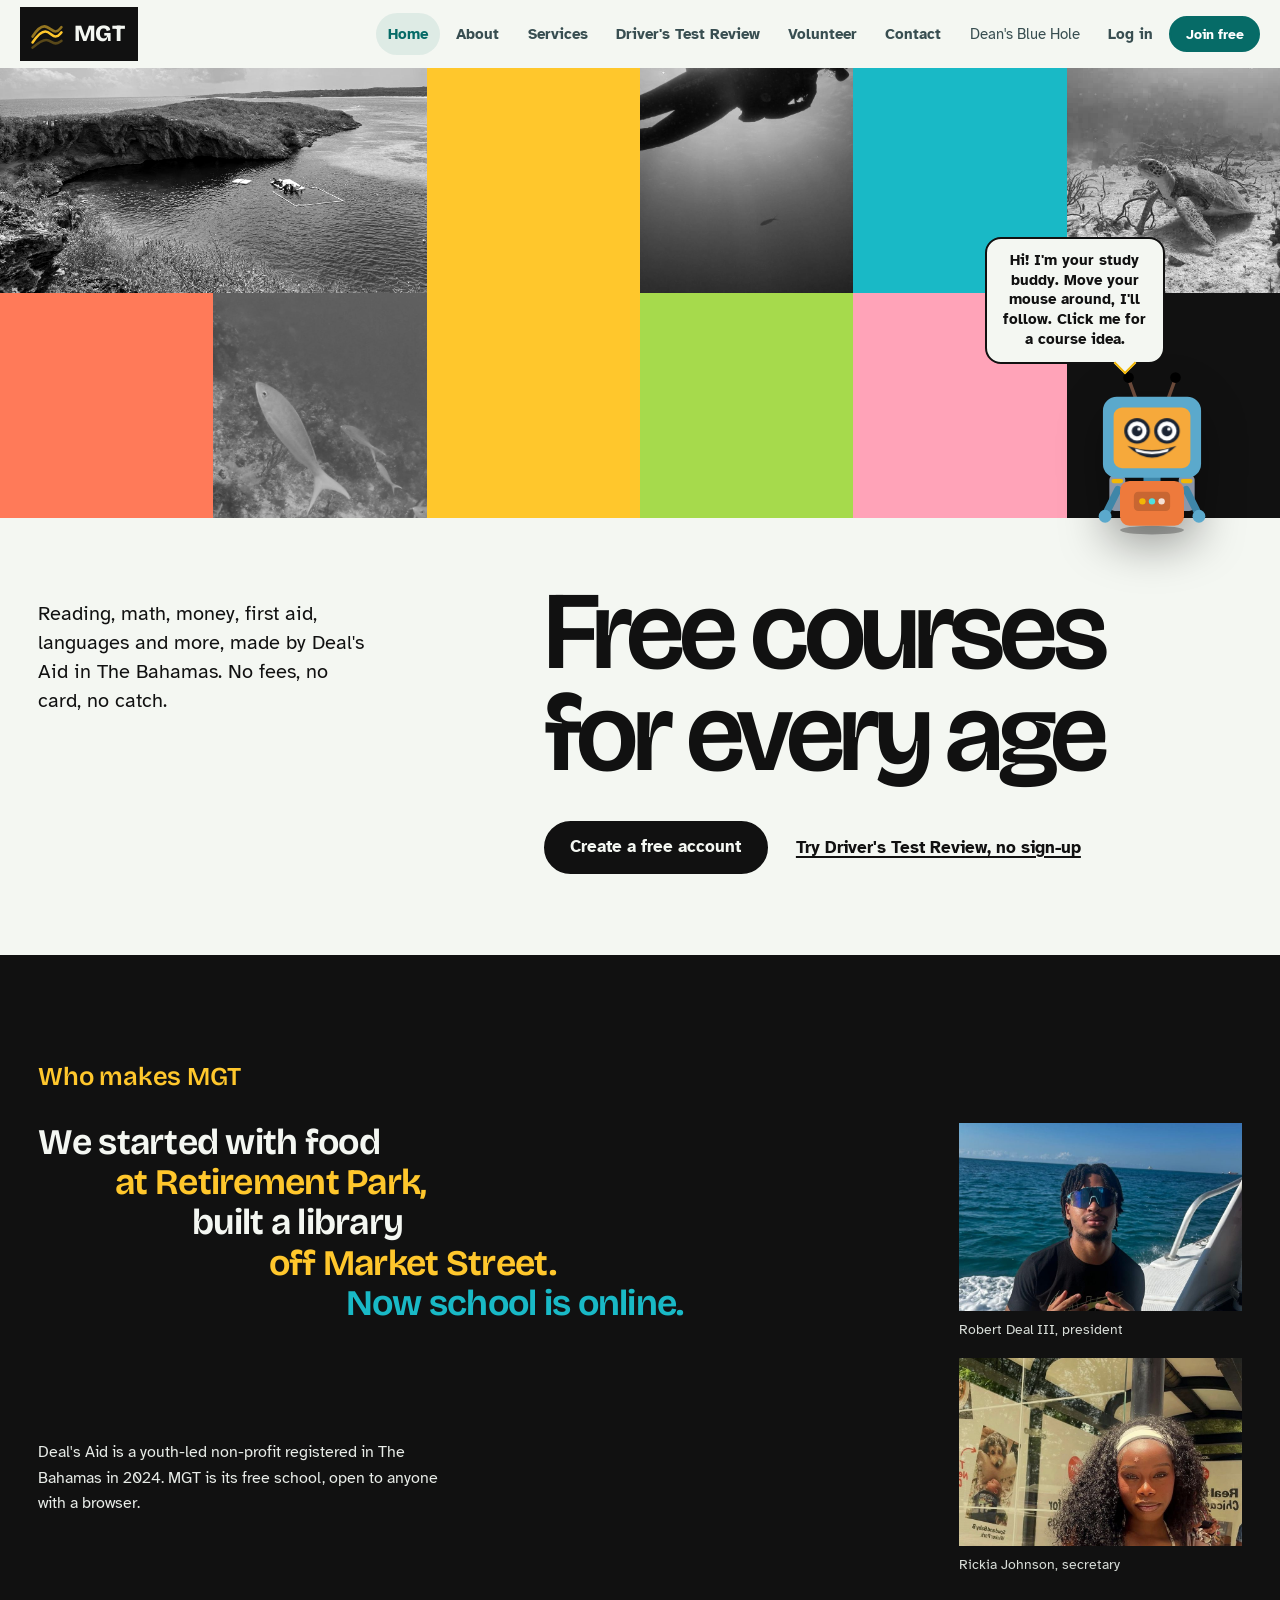
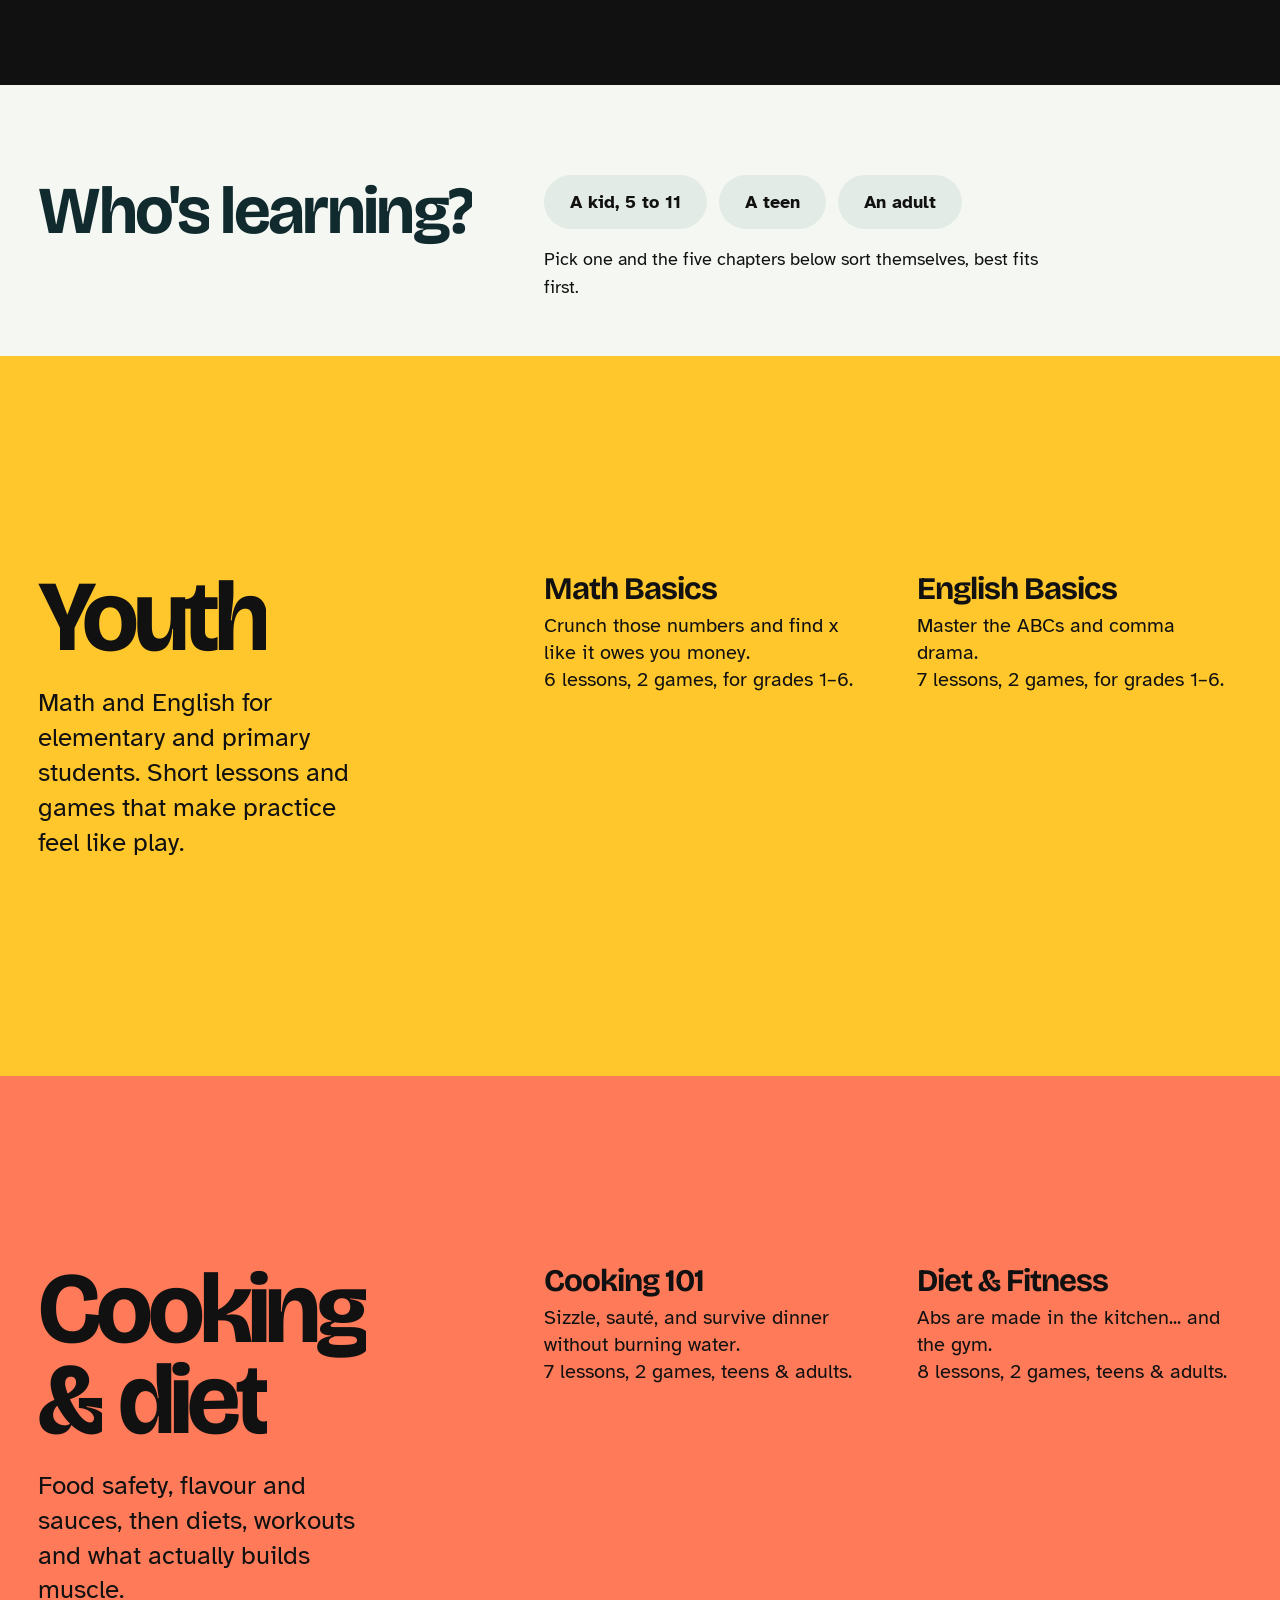
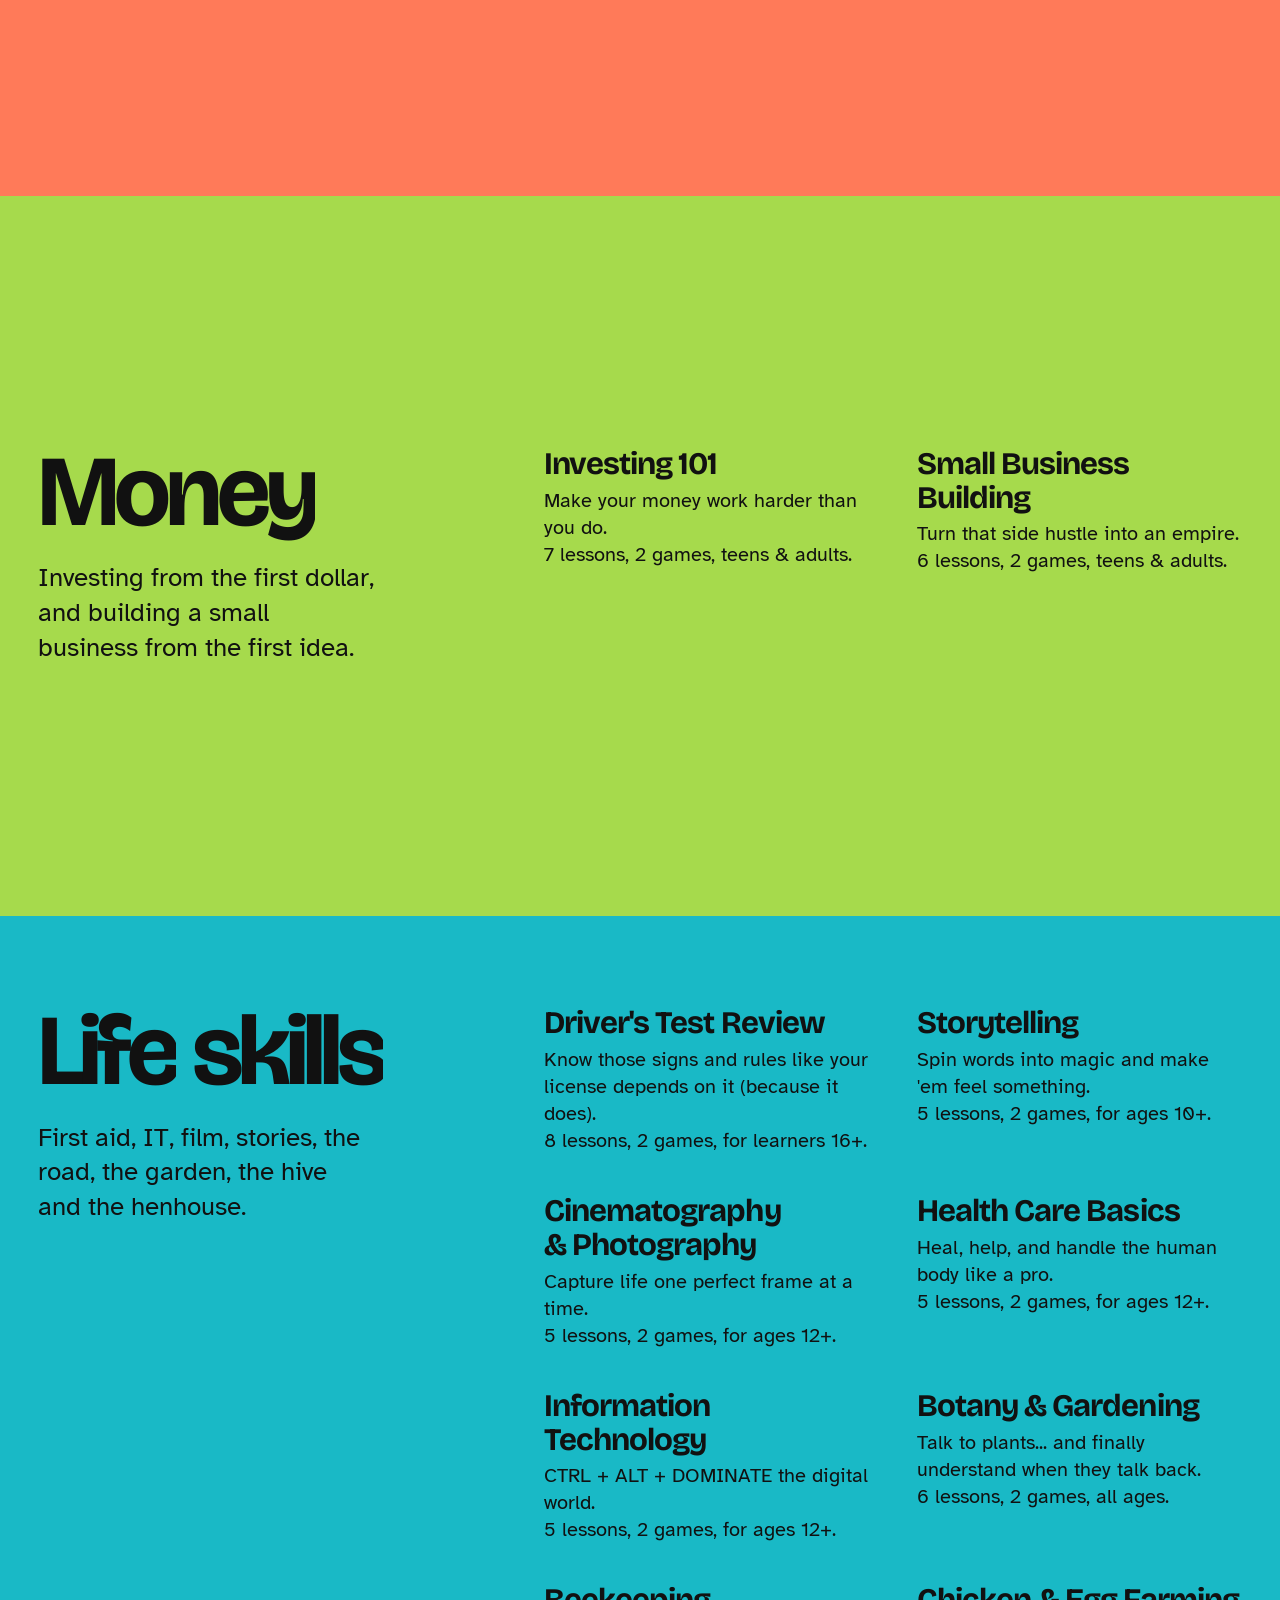
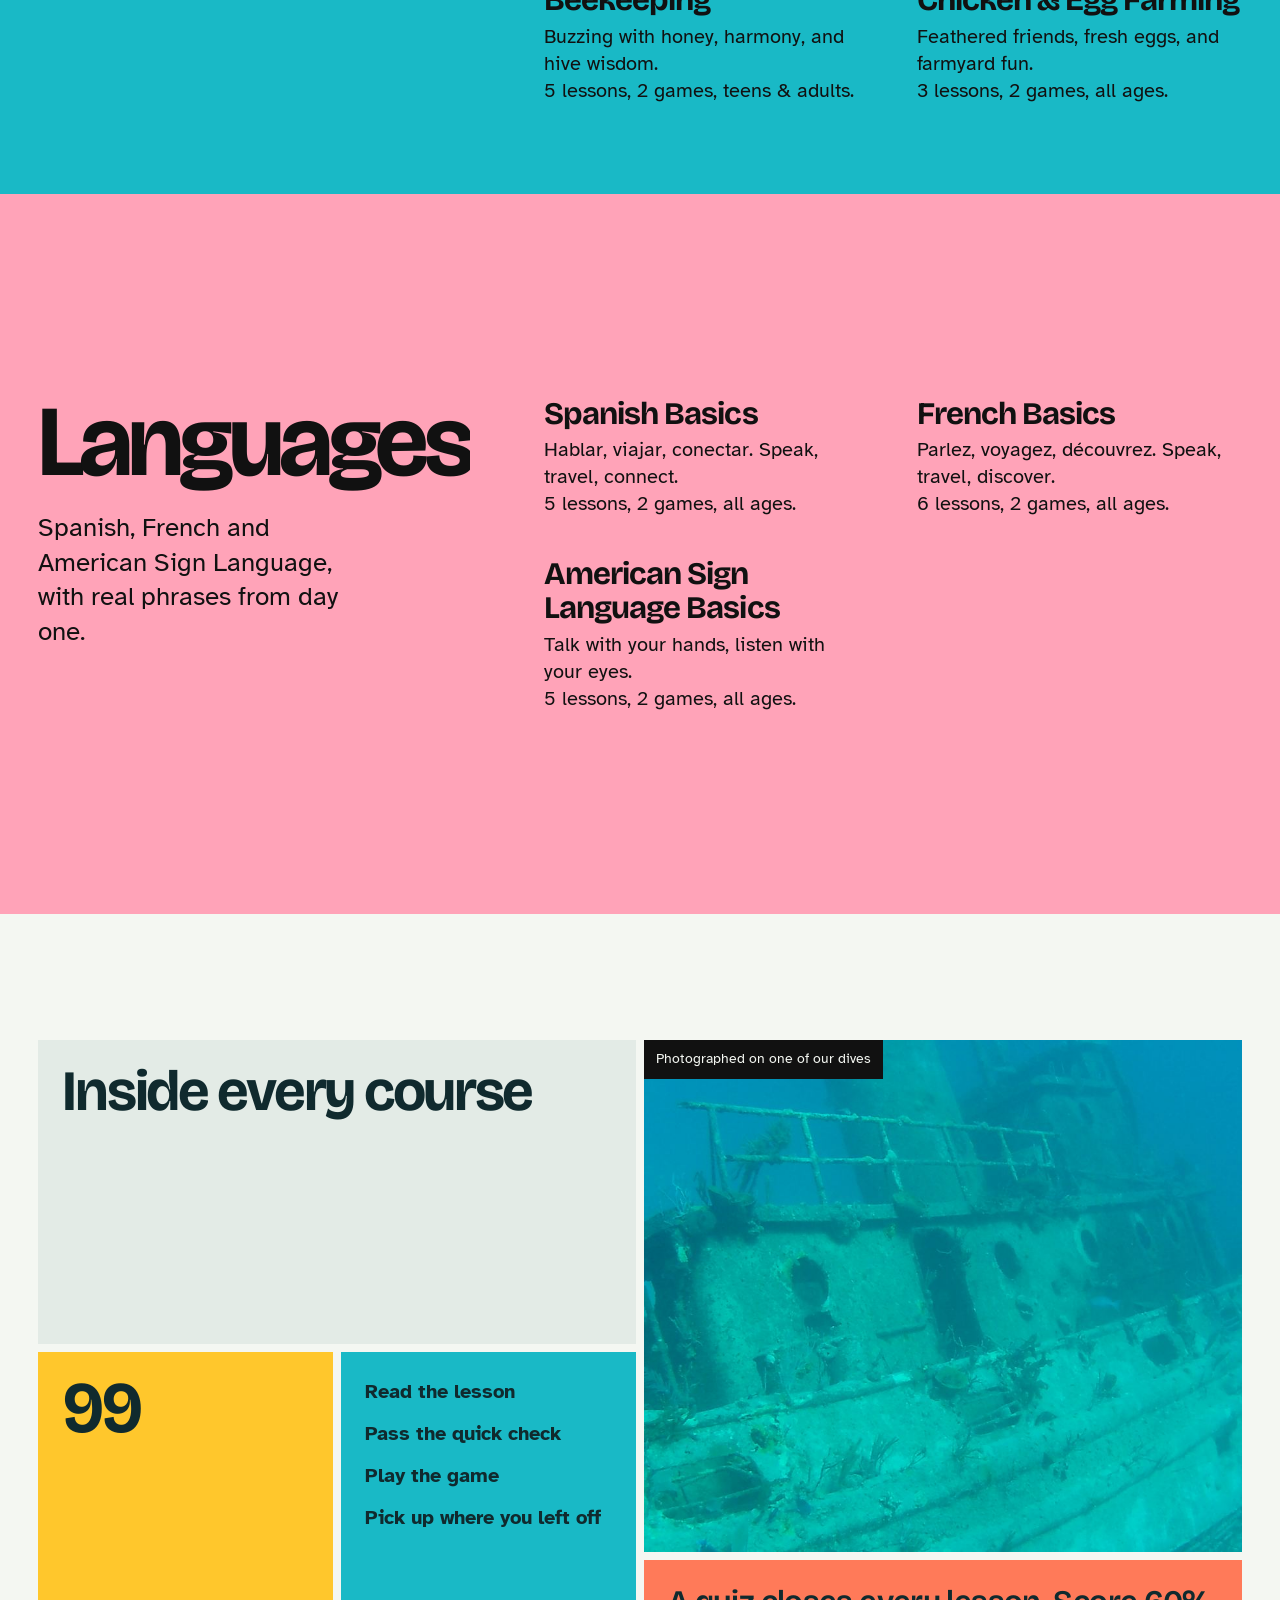
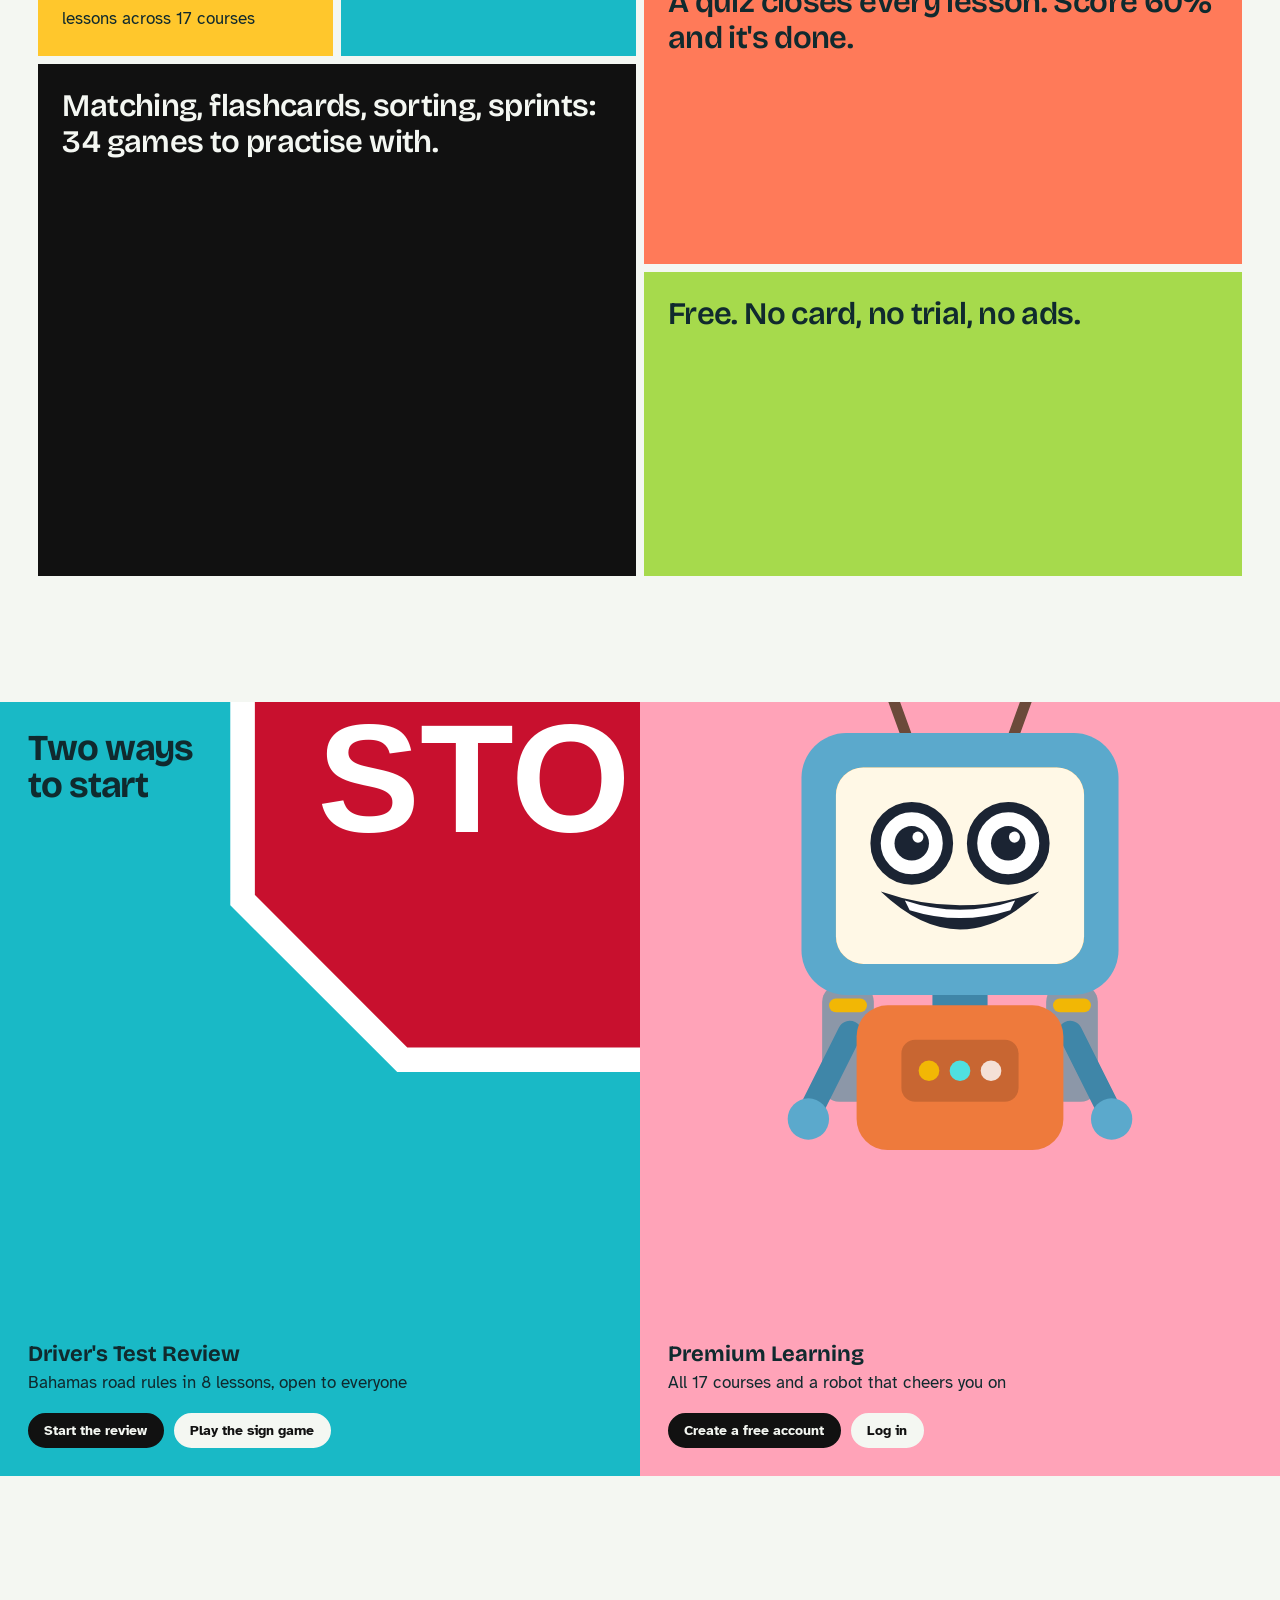
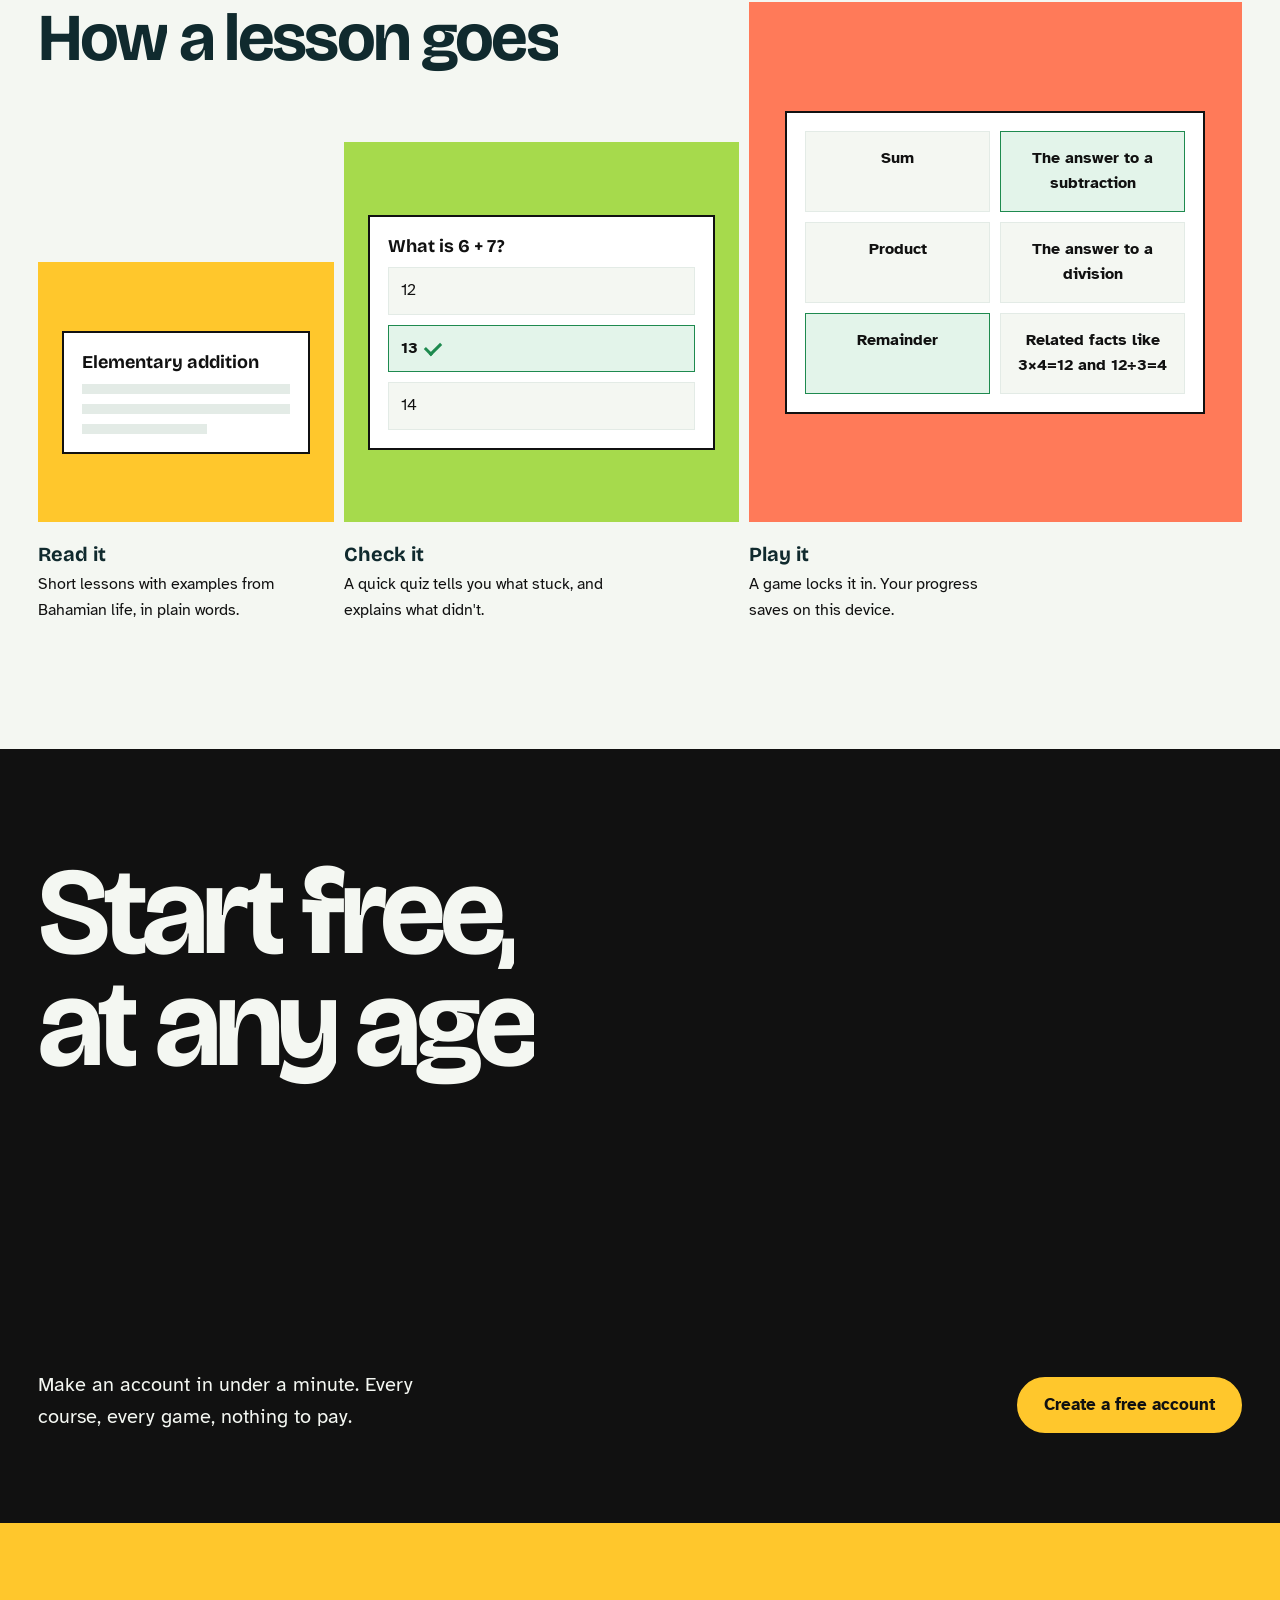
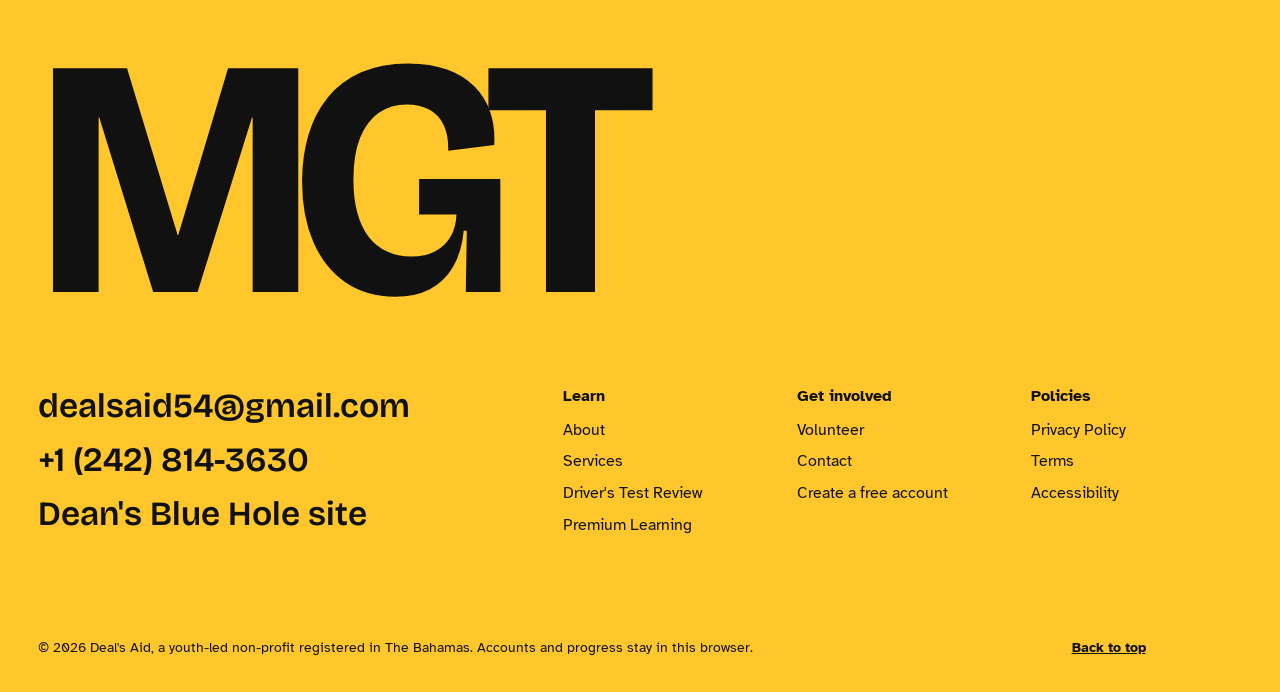
<file: learn/index.html>
<!DOCTYPE html>
<html lang="en">
<head>
<meta charset="utf-8">
<meta name="viewport" content="width=device-width, initial-scale=1">
<meta http-equiv="Content-Security-Policy" content="default-src 'self'; script-src 'self'; style-src 'self' 'unsafe-inline'; font-src 'self'; img-src 'self' data:; connect-src 'self' https://formspree.io; form-action https://formspree.io; base-uri 'self'; object-src 'none'; upgrade-insecure-requests">
<meta name="referrer" content="strict-origin-when-cross-origin">
<script src="../frame-guard.js"></script>
<script src="../perf.js?v=1"></script>
<title>MGT Learning</title>
<link rel="canonical" href="https://dealsaid.org/learn/">
<meta property="og:type" content="website">
<meta property="og:title" content="MGT Learning: free courses from Deal's Aid">
<meta property="og:description" content="Free courses for all ages: reading, writing, math, cooking, money, first aid, languages and more. Made by the Deal's Aid non-profit in The Bahamas.">
<meta property="og:url" content="https://dealsaid.org/learn/">
<meta property="og:image" content="https://dealsaid.org/og-image.jpg">
<meta name="twitter:card" content="summary_large_image">
<meta name="description" content="Free courses for all ages from the Deal's Aid non-profit: reading, writing, math, cooking, financial literacy, languages and more.">
<link rel="stylesheet" href="../fonts/learn.css">
<link rel="icon" type="image/png" href="img/robot-round.png">
<link rel="apple-touch-icon" href="img/robot.png">
<link rel="stylesheet" href="css/site.css">
<link rel="stylesheet" href="css/motion.css">
<link rel="stylesheet" href="css/home.css">
</head>
<body>
<header id="site-header"></header>
<main id="view" tabindex="-1"></main>
<script src="js/courses-1.js"></script>
<script src="js/courses-2.js"></script>
<script src="js/courses-3.js"></script>
<script src="js/app.js"></script>
<script src="js/motion.js"></script>
</body>
</html>
</file>
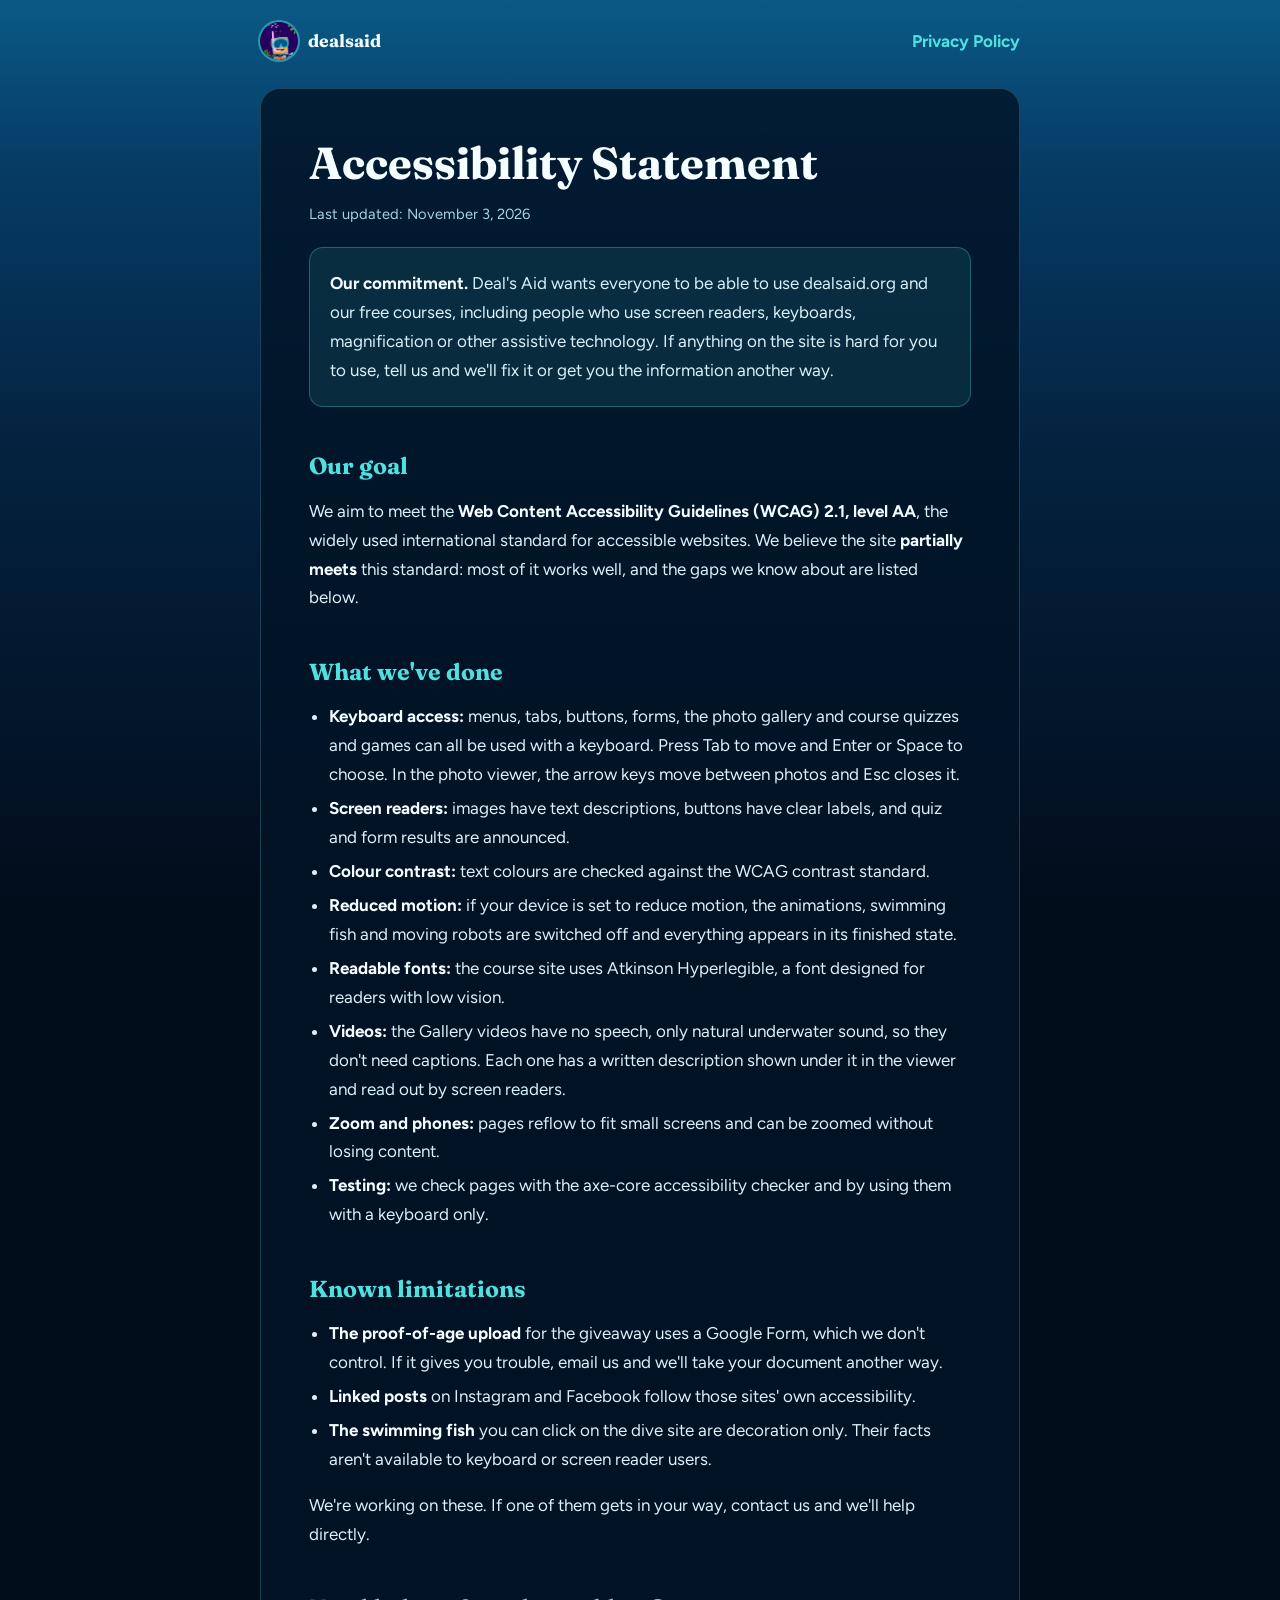
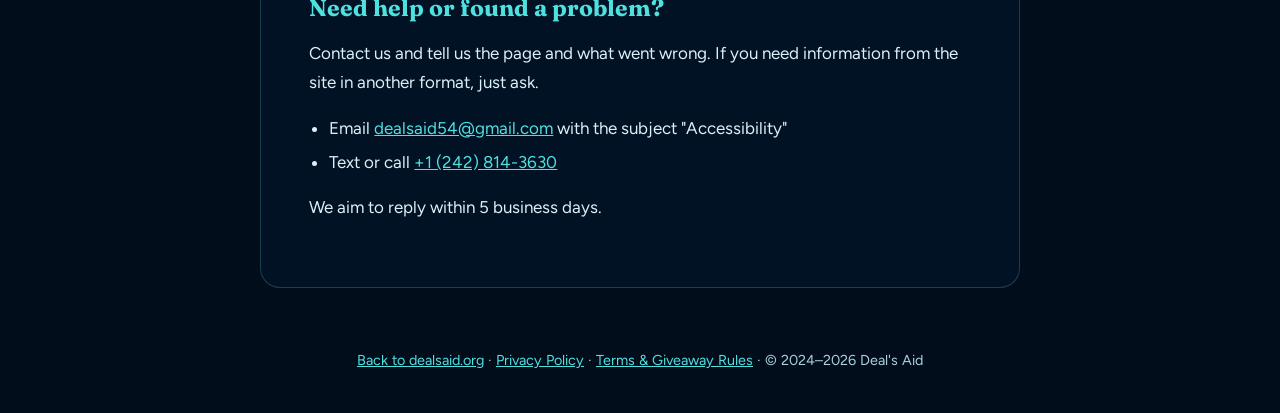
<file: accessibility.html>
<!DOCTYPE html>
<html lang="en">
<head>
<meta charset="utf-8">
<meta name="viewport" content="width=device-width, initial-scale=1, viewport-fit=cover">
<meta http-equiv="Content-Security-Policy" content="default-src 'self'; script-src 'self'; style-src 'self'; font-src 'self'; img-src 'self'; base-uri 'self'; object-src 'none'; upgrade-insecure-requests; form-action 'none'">
<meta name="referrer" content="strict-origin-when-cross-origin">
<script src="frame-guard.js"></script>
<title>Accessibility Statement · dealsaid</title>
<meta name="description" content="Deal's Aid's commitment to making dealsaid.org usable for everyone, what we've done, known limitations and how to get help.">
<link rel="canonical" href="https://dealsaid.org/accessibility.html">
<link rel="icon" type="image/png" href="favicon-round.png">
<link rel="stylesheet" href="fonts/dive.css">
<link rel="stylesheet" href="legal.css">
</head>
<body>
<div class="top">
  <a class="brand" href="index.html"><img src="favicon-round.png" alt="">dealsaid</a>
  <a href="privacy.html">Privacy Policy</a>
</div>
<main>
  <h1>Accessibility Statement</h1>
  <p class="updated">Last updated: November 3, 2026</p>

  <div class="summary">
    <p><strong>Our commitment.</strong> Deal's Aid wants everyone to be able to use dealsaid.org and our free courses, including people who use screen readers, keyboards, magnification or other assistive technology. If anything on the site is hard for you to use, tell us and we'll fix it or get you the information another way.</p>
  </div>

  <h2 id="standard">Our goal</h2>
  <p>We aim to meet the <strong>Web Content Accessibility Guidelines (WCAG) 2.1, level AA</strong>, the widely used international standard for accessible websites. We believe the site <strong>partially meets</strong> this standard: most of it works well, and the gaps we know about are listed below.</p>

  <h2 id="done">What we've done</h2>
  <ul>
    <li><strong>Keyboard access:</strong> menus, tabs, buttons, forms, the photo gallery and course quizzes and games can all be used with a keyboard. Press Tab to move and Enter or Space to choose. In the photo viewer, the arrow keys move between photos and Esc closes it.</li>
    <li><strong>Screen readers:</strong> images have text descriptions, buttons have clear labels, and quiz and form results are announced.</li>
    <li><strong>Colour contrast:</strong> text colours are checked against the WCAG contrast standard.</li>
    <li><strong>Reduced motion:</strong> if your device is set to reduce motion, the animations, swimming fish and moving robots are switched off and everything appears in its finished state.</li>
    <li><strong>Readable fonts:</strong> the course site uses Atkinson Hyperlegible, a font designed for readers with low vision.</li>
    <li><strong>Videos:</strong> the Gallery videos have no speech, only natural underwater sound, so they don't need captions. Each one has a written description shown under it in the viewer and read out by screen readers.</li>
    <li><strong>Zoom and phones:</strong> pages reflow to fit small screens and can be zoomed without losing content.</li>
    <li><strong>Testing:</strong> we check pages with the axe-core accessibility checker and by using them with a keyboard only.</li>
  </ul>

  <h2 id="limits">Known limitations</h2>
  <ul>
    <li><strong>The proof-of-age upload</strong> for the giveaway uses a Google Form, which we don't control. If it gives you trouble, email us and we'll take your document another way.</li>
    <li><strong>Linked posts</strong> on Instagram and Facebook follow those sites' own accessibility.</li>
    <li><strong>The swimming fish</strong> you can click on the dive site are decoration only. Their facts aren't available to keyboard or screen reader users.</li>
  </ul>
  <p>We're working on these. If one of them gets in your way, contact us and we'll help directly.</p>

  <h2 id="help">Need help or found a problem?</h2>
  <p>Contact us and tell us the page and what went wrong. If you need information from the site in another format, just ask.</p>
  <ul>
    <li>Email <a href="mailto:dealsaid54@gmail.com?subject=Accessibility">dealsaid54@gmail.com</a> with the subject "Accessibility"</li>
    <li>Text or call <a href="tel:+12428143630">+1 (242) 814-3630</a></li>
  </ul>
  <p>We aim to reply within 5 business days.</p>
</main>
<footer><a href="index.html">Back to dealsaid.org</a> · <a href="privacy.html">Privacy Policy</a> · <a href="terms.html">Terms &amp; Giveaway Rules</a> · © 2024–2026 Deal's Aid</footer>
</body>
</html>
</file>
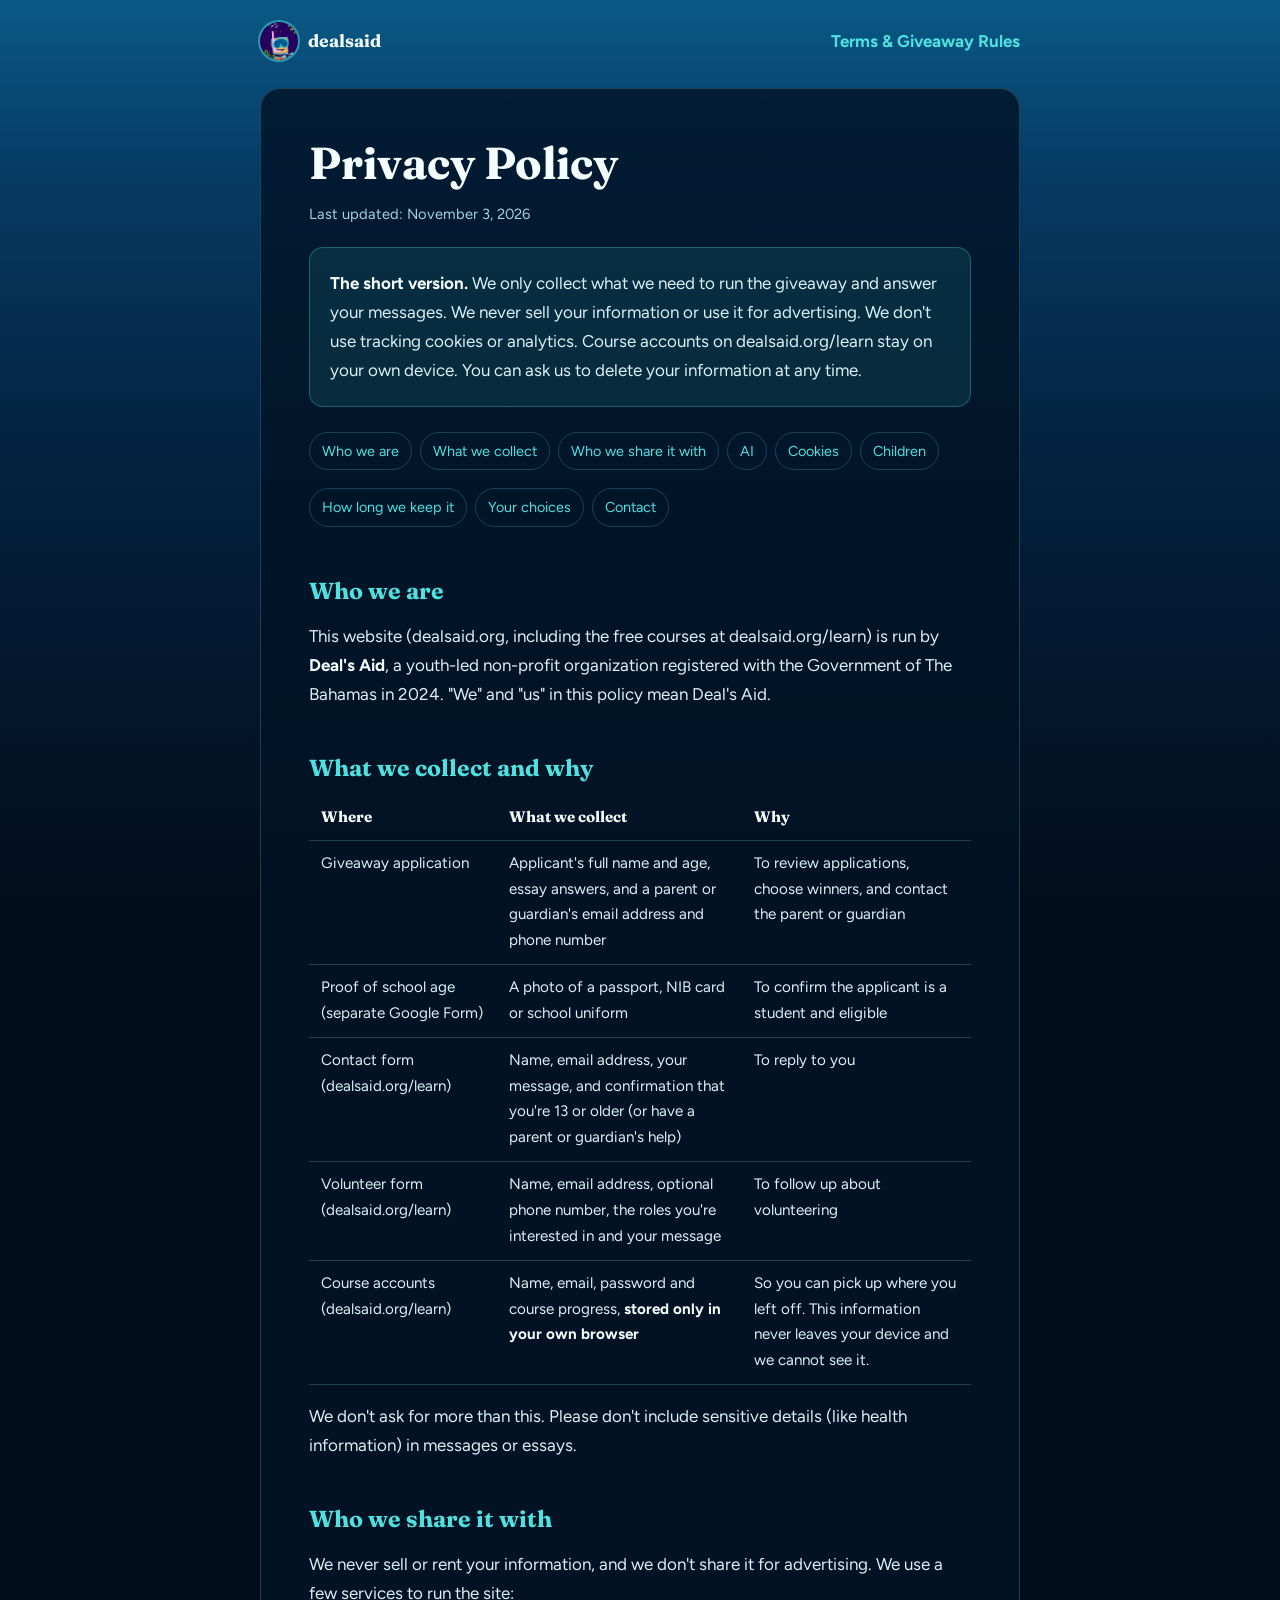
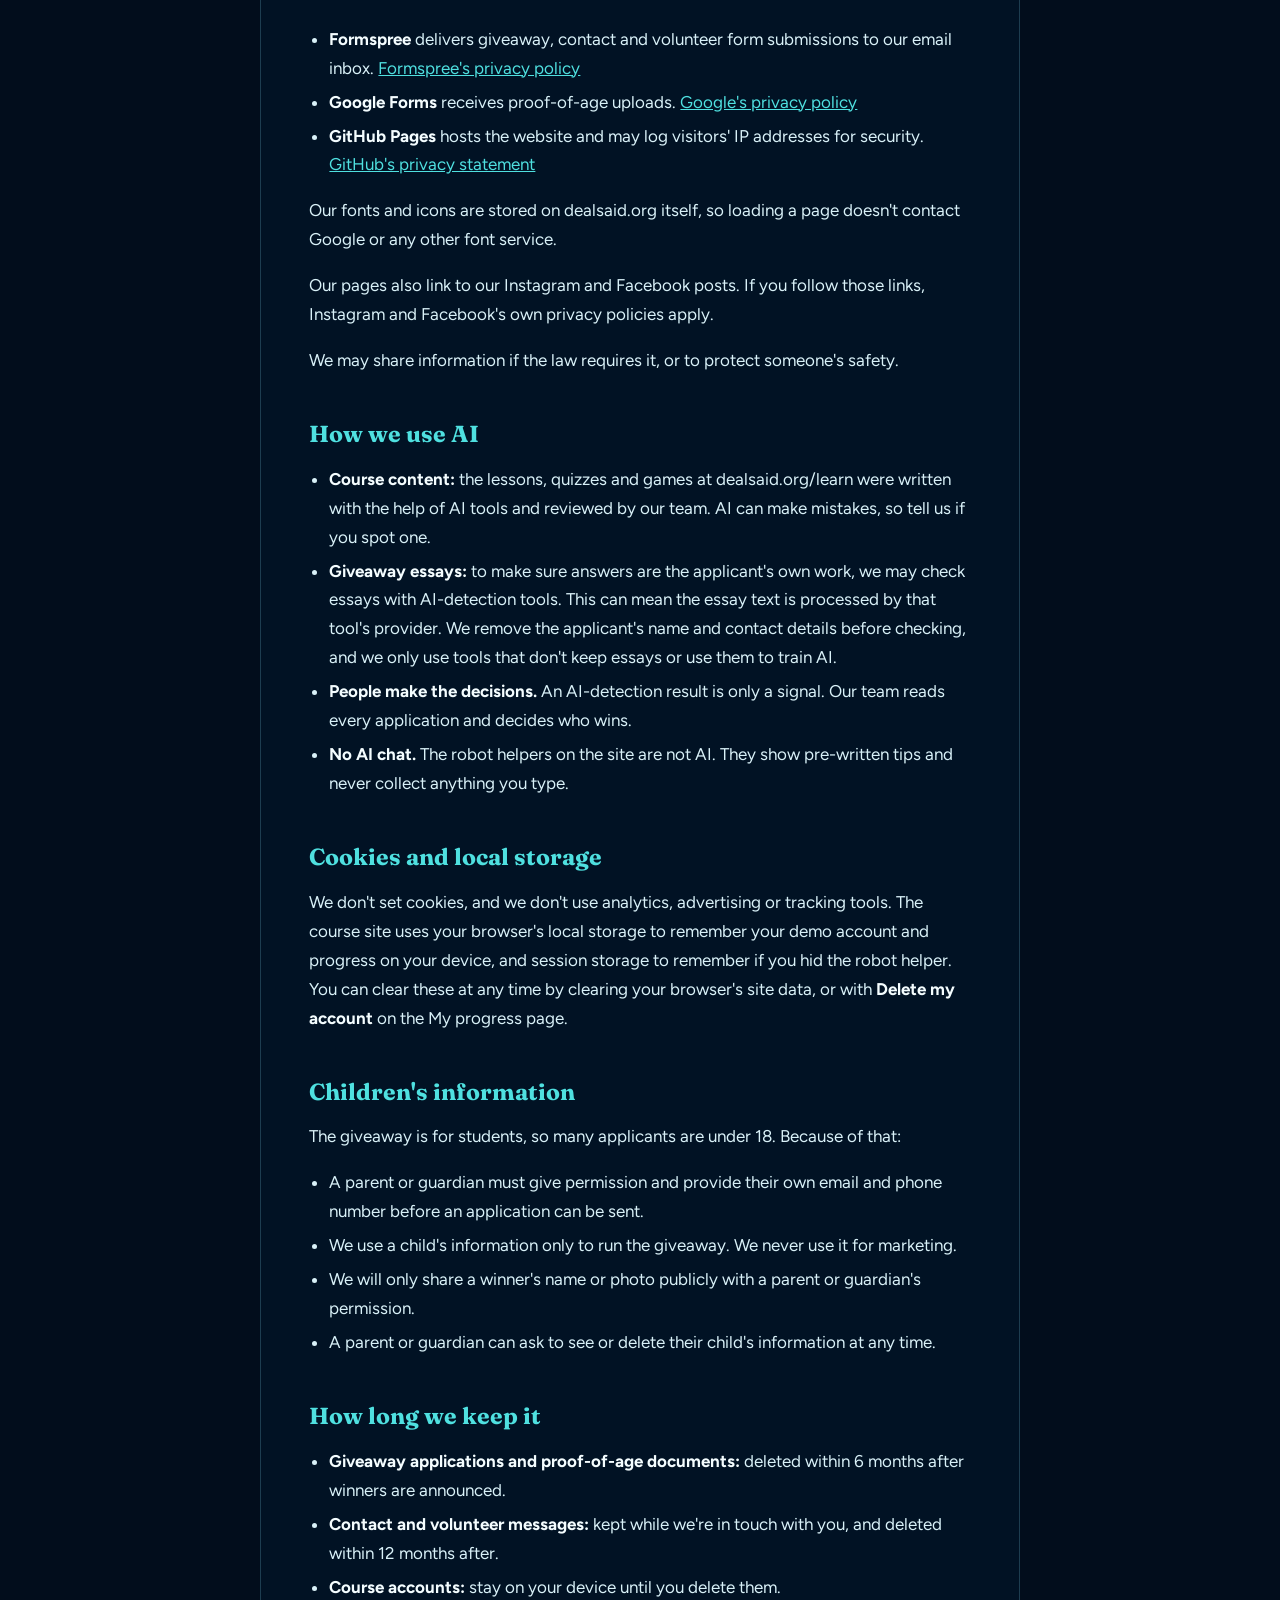
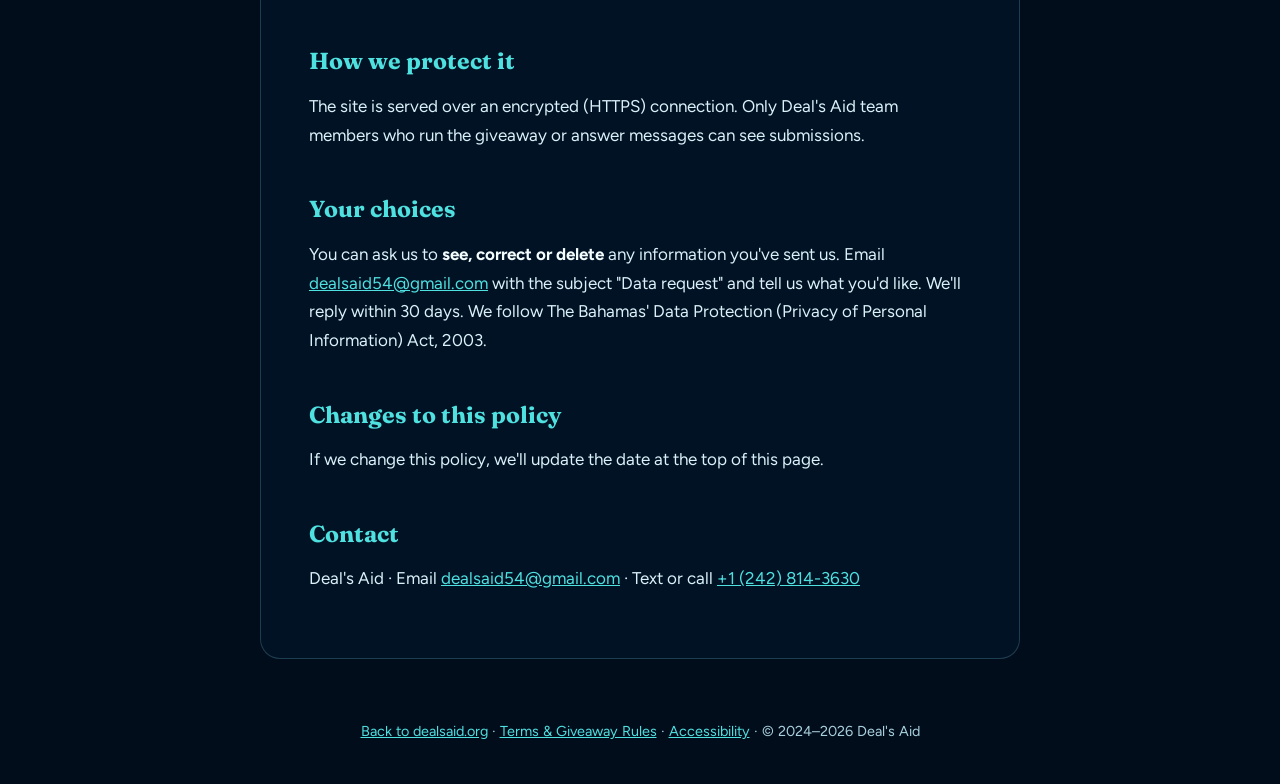
<file: privacy.html>
<!DOCTYPE html>
<html lang="en">
<head>
<meta charset="utf-8">
<meta name="viewport" content="width=device-width, initial-scale=1, viewport-fit=cover">
<meta http-equiv="Content-Security-Policy" content="default-src 'self'; script-src 'self'; style-src 'self'; font-src 'self'; img-src 'self'; base-uri 'self'; object-src 'none'; upgrade-insecure-requests; form-action 'none'">
<meta name="referrer" content="strict-origin-when-cross-origin">
<script src="frame-guard.js"></script>
<title>Privacy Policy · dealsaid</title>
<meta name="description" content="How Deal's Aid collects, uses and protects information on dealsaid.org.">
<link rel="icon" type="image/png" href="favicon-round.png">
<link rel="stylesheet" href="fonts/dive.css">
<link rel="stylesheet" href="legal.css">
</head>
<body>
<div class="top">
  <a class="brand" href="index.html"><img src="favicon-round.png" alt="">dealsaid</a>
  <a href="terms.html">Terms &amp; Giveaway Rules</a>
</div>
<main>
  <h1>Privacy Policy</h1>
  <p class="updated">Last updated: November 3, 2026</p>

  <div class="summary">
    <p><strong>The short version.</strong> We only collect what we need to run the giveaway and answer your messages. We never sell your information or use it for advertising. We don't use tracking cookies or analytics. Course accounts on dealsaid.org/learn stay on your own device. You can ask us to delete your information at any time.</p>
  </div>

  <ul class="toc">
    <li><a href="#who">Who we are</a></li><li><a href="#collect">What we collect</a></li><li><a href="#share">Who we share it with</a></li>
    <li><a href="#ai">AI</a></li><li><a href="#cookies">Cookies</a></li><li><a href="#children">Children</a></li><li><a href="#keep">How long we keep it</a></li>
    <li><a href="#rights">Your choices</a></li><li><a href="#contact">Contact</a></li>
  </ul>

  <h2 id="who">Who we are</h2>
  <p>This website (dealsaid.org, including the free courses at dealsaid.org/learn) is run by <strong>Deal's Aid</strong>, a youth-led non-profit organization registered with the Government of The Bahamas in 2024. "We" and "us" in this policy mean Deal's Aid.</p>

  <h2 id="collect">What we collect and why</h2>
  <div class="tbl"><table>
    <thead><tr><th>Where</th><th>What we collect</th><th>Why</th></tr></thead>
    <tbody>
      <tr><td>Giveaway application</td><td>Applicant's full name and age, essay answers, and a parent or guardian's email address and phone number</td><td>To review applications, choose winners, and contact the parent or guardian</td></tr>
      <tr><td>Proof of school age (separate Google Form)</td><td>A photo of a passport, NIB card or school uniform</td><td>To confirm the applicant is a student and eligible</td></tr>
      <tr><td>Contact form (dealsaid.org/learn)</td><td>Name, email address, your message, and confirmation that you're 13 or older (or have a parent or guardian's help)</td><td>To reply to you</td></tr>
      <tr><td>Volunteer form (dealsaid.org/learn)</td><td>Name, email address, optional phone number, the roles you're interested in and your message</td><td>To follow up about volunteering</td></tr>
      <tr><td>Course accounts (dealsaid.org/learn)</td><td>Name, email, password and course progress, <strong>stored only in your own browser</strong></td><td>So you can pick up where you left off. This information never leaves your device and we cannot see it.</td></tr>
    </tbody>
  </table></div>
  <p>We don't ask for more than this. Please don't include sensitive details (like health information) in messages or essays.</p>

  <h2 id="share">Who we share it with</h2>
  <p>We never sell or rent your information, and we don't share it for advertising. We use a few services to run the site:</p>
  <ul>
    <li><strong>Formspree</strong> delivers giveaway, contact and volunteer form submissions to our email inbox. <a href="https://formspree.io/legal/privacy-policy">Formspree's privacy policy</a></li>
    <li><strong>Google Forms</strong> receives proof-of-age uploads. <a href="https://policies.google.com/privacy">Google's privacy policy</a></li>
    <li><strong>GitHub Pages</strong> hosts the website and may log visitors' IP addresses for security. <a href="https://docs.github.com/en/site-policy/privacy-policies/github-general-privacy-statement">GitHub's privacy statement</a></li>
  </ul>
  <p>Our fonts and icons are stored on dealsaid.org itself, so loading a page doesn't contact Google or any other font service.</p>
  <p>Our pages also link to our Instagram and Facebook posts. If you follow those links, Instagram and Facebook's own privacy policies apply.</p>
  <p>We may share information if the law requires it, or to protect someone's safety.</p>

  <h2 id="ai">How we use AI</h2>
  <ul>
    <li><strong>Course content:</strong> the lessons, quizzes and games at dealsaid.org/learn were written with the help of AI tools and reviewed by our team. AI can make mistakes, so tell us if you spot one.</li>
    <li><strong>Giveaway essays:</strong> to make sure answers are the applicant's own work, we may check essays with AI-detection tools. This can mean the essay text is processed by that tool's provider. We remove the applicant's name and contact details before checking, and we only use tools that don't keep essays or use them to train AI.</li>
    <li><strong>People make the decisions.</strong> An AI-detection result is only a signal. Our team reads every application and decides who wins.</li>
    <li><strong>No AI chat.</strong> The robot helpers on the site are not AI. They show pre-written tips and never collect anything you type.</li>
  </ul>

  <h2 id="cookies">Cookies and local storage</h2>
  <p>We don't set cookies, and we don't use analytics, advertising or tracking tools. The course site uses your browser's local storage to remember your demo account and progress on your device, and session storage to remember if you hid the robot helper. You can clear these at any time by clearing your browser's site data, or with <strong>Delete my account</strong> on the My progress page.</p>

  <h2 id="children">Children's information</h2>
  <p>The giveaway is for students, so many applicants are under 18. Because of that:</p>
  <ul>
    <li>A parent or guardian must give permission and provide their own email and phone number before an application can be sent.</li>
    <li>We use a child's information only to run the giveaway. We never use it for marketing.</li>
    <li>We will only share a winner's name or photo publicly with a parent or guardian's permission.</li>
    <li>A parent or guardian can ask to see or delete their child's information at any time.</li>
  </ul>

  <h2 id="keep">How long we keep it</h2>
  <ul>
    <li><strong>Giveaway applications and proof-of-age documents:</strong> deleted within 6 months after winners are announced.</li>
    <li><strong>Contact and volunteer messages:</strong> kept while we're in touch with you, and deleted within 12 months after.</li>
    <li><strong>Course accounts:</strong> stay on your device until you delete them.</li>
  </ul>

  <h2 id="security">How we protect it</h2>
  <p>The site is served over an encrypted (HTTPS) connection. Only Deal's Aid team members who run the giveaway or answer messages can see submissions.</p>

  <h2 id="rights">Your choices</h2>
  <p>You can ask us to <strong>see, correct or delete</strong> any information you've sent us. Email <a href="mailto:dealsaid54@gmail.com?subject=Data%20request">dealsaid54@gmail.com</a> with the subject "Data request" and tell us what you'd like. We'll reply within 30 days. We follow The Bahamas' Data Protection (Privacy of Personal Information) Act, 2003.</p>

  <h2 id="changes">Changes to this policy</h2>
  <p>If we change this policy, we'll update the date at the top of this page.</p>

  <h2 id="contact">Contact</h2>
  <p>Deal's Aid · Email <a href="mailto:dealsaid54@gmail.com">dealsaid54@gmail.com</a> · Text or call <a href="tel:+12428143630">+1 (242) 814-3630</a></p>
</main>
<footer><a href="index.html">Back to dealsaid.org</a> · <a href="terms.html">Terms &amp; Giveaway Rules</a> · <a href="accessibility.html">Accessibility</a> · © 2024–2026 Deal's Aid</footer>
</body>
</html>
</file>
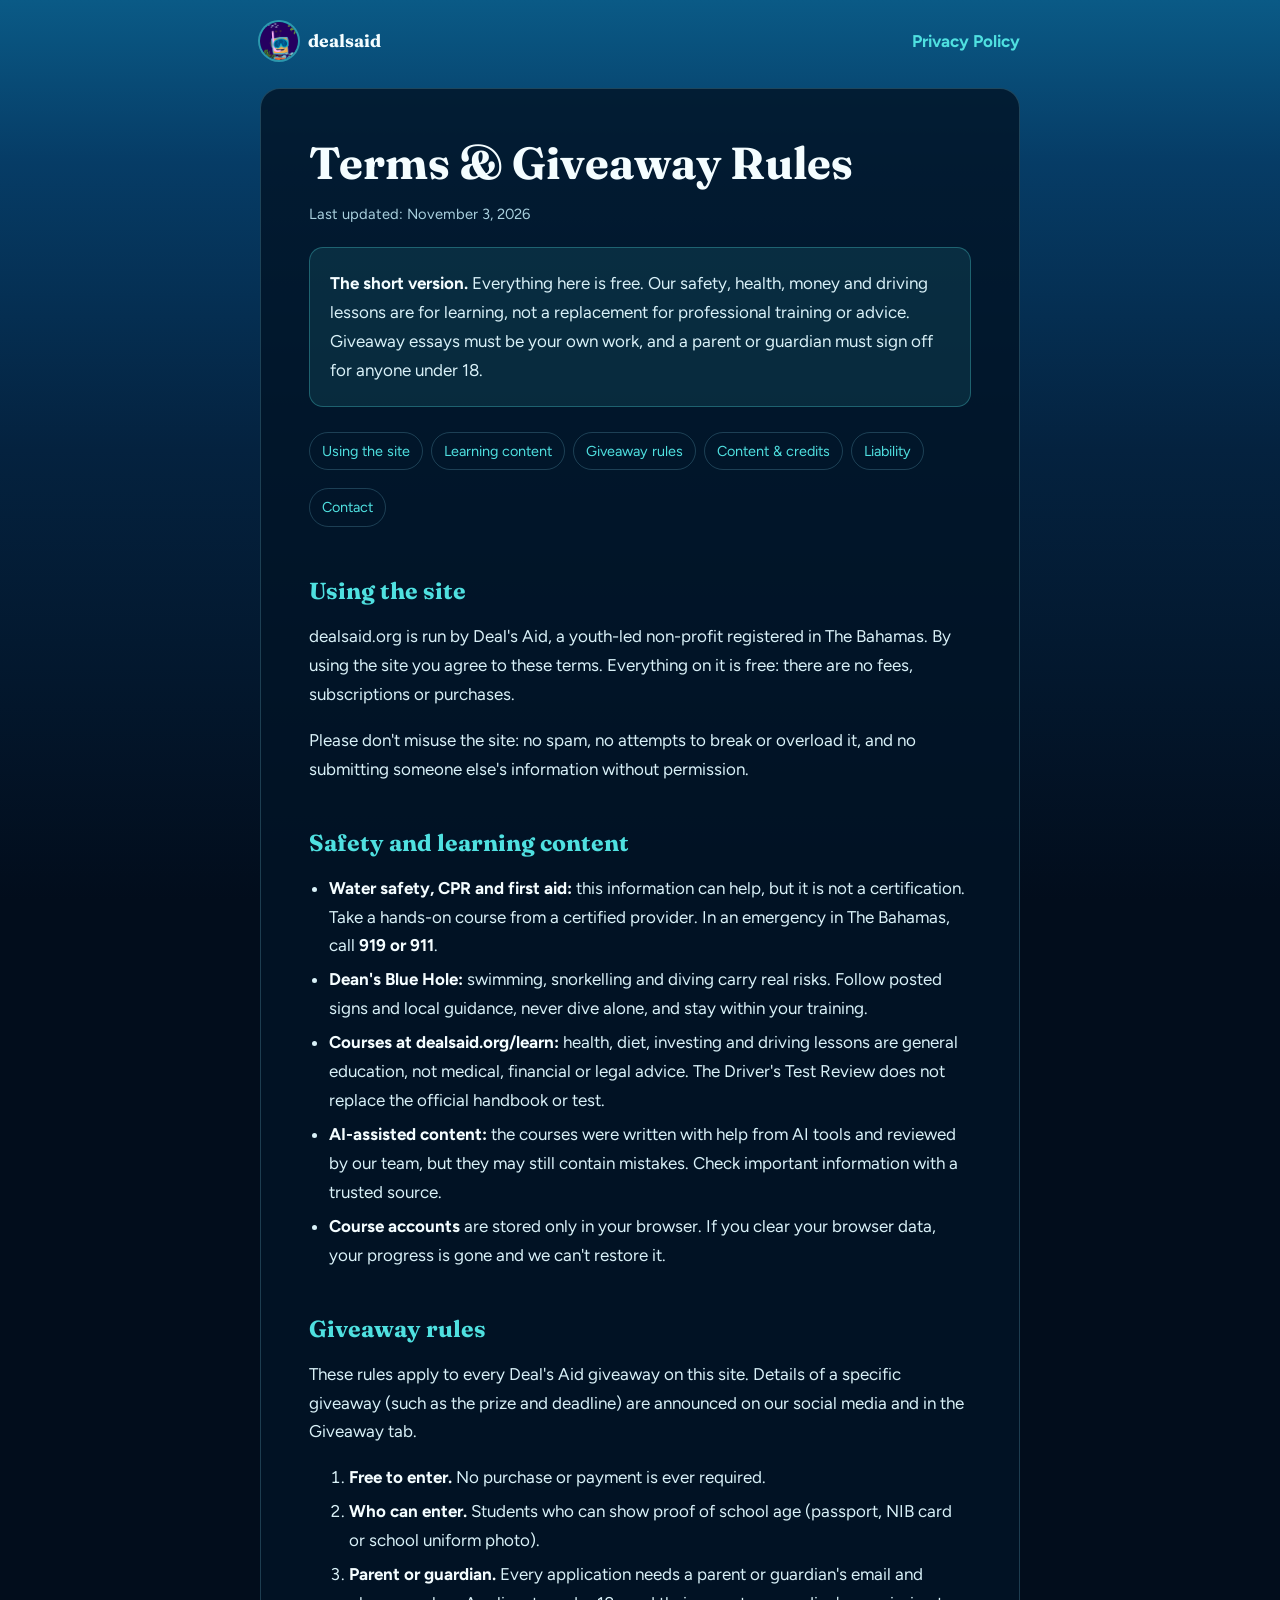
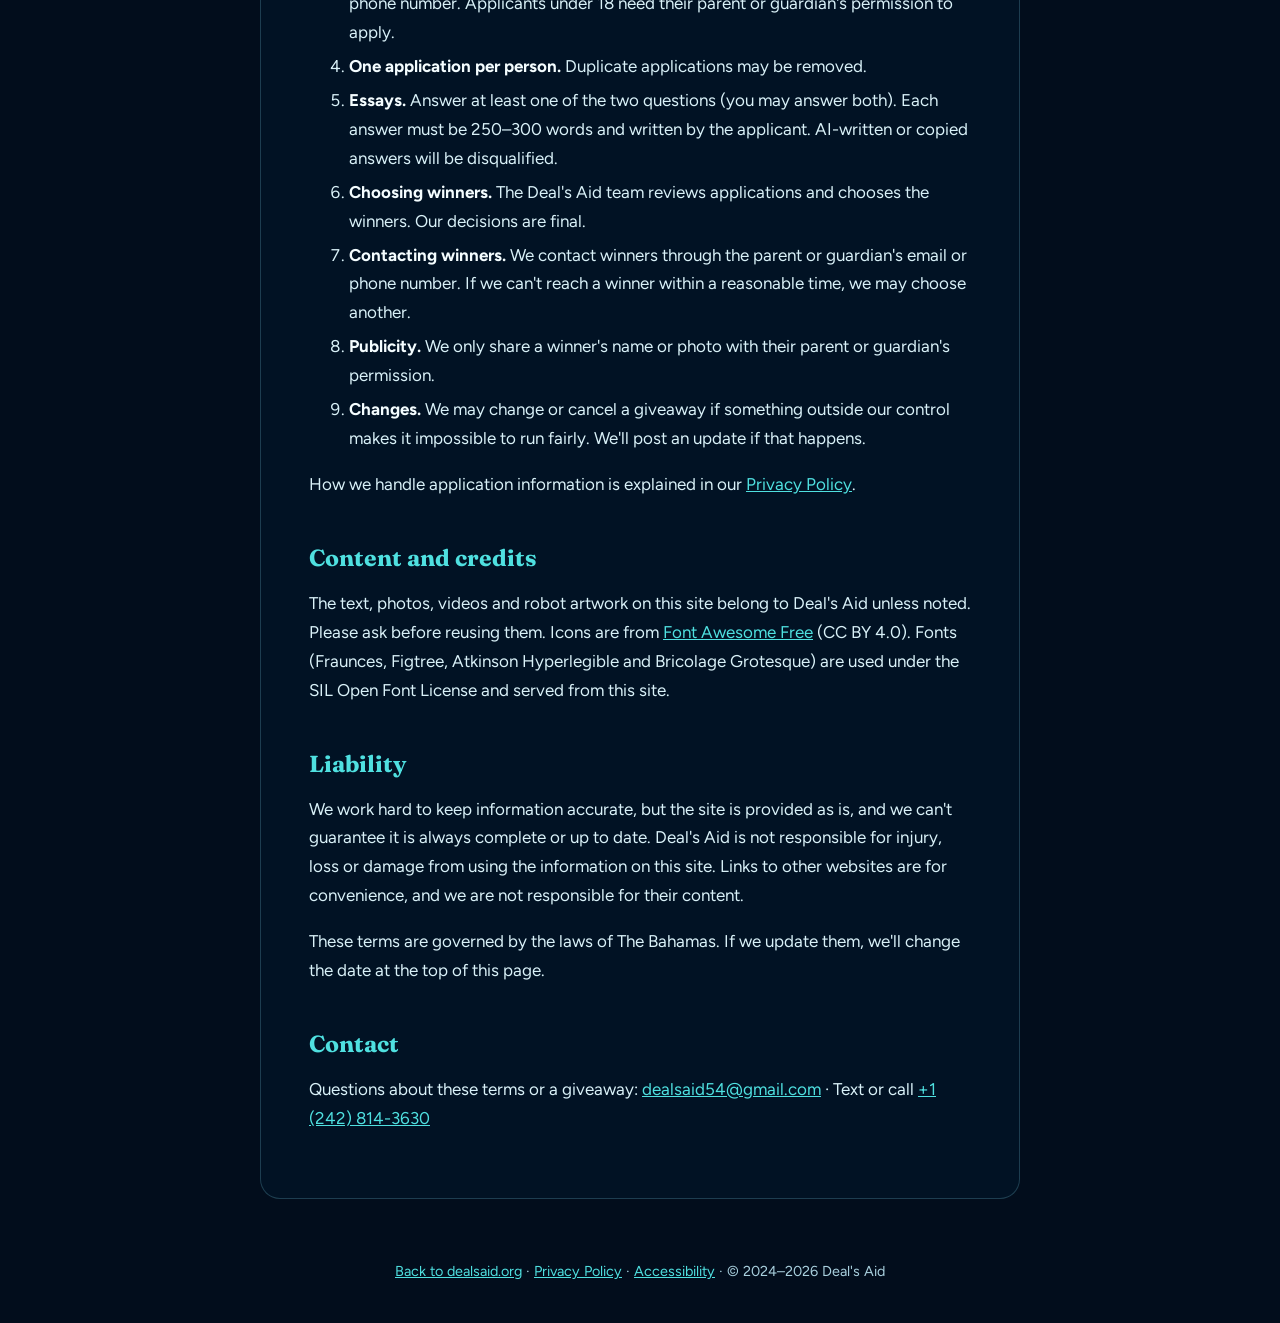
<file: terms.html>
<!DOCTYPE html>
<html lang="en">
<head>
<meta charset="utf-8">
<meta name="viewport" content="width=device-width, initial-scale=1, viewport-fit=cover">
<meta http-equiv="Content-Security-Policy" content="default-src 'self'; script-src 'self'; style-src 'self'; font-src 'self'; img-src 'self'; base-uri 'self'; object-src 'none'; upgrade-insecure-requests; form-action 'none'">
<meta name="referrer" content="strict-origin-when-cross-origin">
<script src="frame-guard.js"></script>
<title>Terms &amp; Giveaway Rules · dealsaid</title>
<meta name="description" content="Terms of use for dealsaid.org and the rules for Deal's Aid giveaways.">
<link rel="icon" type="image/png" href="favicon-round.png">
<link rel="stylesheet" href="fonts/dive.css">
<link rel="stylesheet" href="legal.css">
</head>
<body>
<div class="top">
  <a class="brand" href="index.html"><img src="favicon-round.png" alt="">dealsaid</a>
  <a href="privacy.html">Privacy Policy</a>
</div>
<main>
  <h1>Terms &amp; Giveaway Rules</h1>
  <p class="updated">Last updated: November 3, 2026</p>

  <div class="summary">
    <p><strong>The short version.</strong> Everything here is free. Our safety, health, money and driving lessons are for learning, not a replacement for professional training or advice. Giveaway essays must be your own work, and a parent or guardian must sign off for anyone under 18.</p>
  </div>

  <ul class="toc"><li><a href="#use">Using the site</a></li><li><a href="#learning">Learning content</a></li><li><a href="#giveaway">Giveaway rules</a></li><li><a href="#ip">Content &amp; credits</a></li><li><a href="#liability">Liability</a></li><li><a href="#contact">Contact</a></li></ul>

  <h2 id="use">Using the site</h2>
  <p>dealsaid.org is run by Deal's Aid, a youth-led non-profit registered in The Bahamas. By using the site you agree to these terms. Everything on it is free: there are no fees, subscriptions or purchases.</p>
  <p>Please don't misuse the site: no spam, no attempts to break or overload it, and no submitting someone else's information without permission.</p>

  <h2 id="learning">Safety and learning content</h2>
  <ul>
    <li><strong>Water safety, CPR and first aid:</strong> this information can help, but it is not a certification. Take a hands-on course from a certified provider. In an emergency in The Bahamas, call <strong>919 or 911</strong>.</li>
    <li><strong>Dean's Blue Hole:</strong> swimming, snorkelling and diving carry real risks. Follow posted signs and local guidance, never dive alone, and stay within your training.</li>
    <li><strong>Courses at dealsaid.org/learn:</strong> health, diet, investing and driving lessons are general education, not medical, financial or legal advice. The Driver's Test Review does not replace the official handbook or test.</li>
    <li><strong>AI-assisted content:</strong> the courses were written with help from AI tools and reviewed by our team, but they may still contain mistakes. Check important information with a trusted source.</li>
    <li><strong>Course accounts</strong> are stored only in your browser. If you clear your browser data, your progress is gone and we can't restore it.</li>
  </ul>

  <h2 id="giveaway">Giveaway rules</h2>
  <p>These rules apply to every Deal's Aid giveaway on this site. Details of a specific giveaway (such as the prize and deadline) are announced on our social media and in the Giveaway tab.</p>
  <ol>
    <li><strong>Free to enter.</strong> No purchase or payment is ever required.</li>
    <li><strong>Who can enter.</strong> Students who can show proof of school age (passport, NIB card or school uniform photo).</li>
    <li><strong>Parent or guardian.</strong> Every application needs a parent or guardian's email and phone number. Applicants under 18 need their parent or guardian's permission to apply.</li>
    <li><strong>One application per person.</strong> Duplicate applications may be removed.</li>
    <li><strong>Essays.</strong> Answer at least one of the two questions (you may answer both). Each answer must be 250–300 words and written by the applicant. AI-written or copied answers will be disqualified.</li>
    <li><strong>Choosing winners.</strong> The Deal's Aid team reviews applications and chooses the winners. Our decisions are final.</li>
    <li><strong>Contacting winners.</strong> We contact winners through the parent or guardian's email or phone number. If we can't reach a winner within a reasonable time, we may choose another.</li>
    <li><strong>Publicity.</strong> We only share a winner's name or photo with their parent or guardian's permission.</li>
    <li><strong>Changes.</strong> We may change or cancel a giveaway if something outside our control makes it impossible to run fairly. We'll post an update if that happens.</li>
  </ol>
  <p>How we handle application information is explained in our <a href="privacy.html">Privacy Policy</a>.</p>

  <h2 id="ip">Content and credits</h2>
  <p>The text, photos, videos and robot artwork on this site belong to Deal's Aid unless noted. Please ask before reusing them. Icons are from <a href="https://fontawesome.com/license/free">Font Awesome Free</a> (CC BY 4.0). Fonts (Fraunces, Figtree, Atkinson Hyperlegible and Bricolage Grotesque) are used under the SIL Open Font License and served from this site.</p>

  <h2 id="liability">Liability</h2>
  <p>We work hard to keep information accurate, but the site is provided as is, and we can't guarantee it is always complete or up to date. Deal's Aid is not responsible for injury, loss or damage from using the information on this site. Links to other websites are for convenience, and we are not responsible for their content.</p>
  <p>These terms are governed by the laws of The Bahamas. If we update them, we'll change the date at the top of this page.</p>

  <h2 id="contact">Contact</h2>
  <p>Questions about these terms or a giveaway: <a href="mailto:dealsaid54@gmail.com">dealsaid54@gmail.com</a> · Text or call <a href="tel:+12428143630">+1 (242) 814-3630</a></p>
</main>
<footer><a href="index.html">Back to dealsaid.org</a> · <a href="privacy.html">Privacy Policy</a> · <a href="accessibility.html">Accessibility</a> · © 2024–2026 Deal's Aid</footer>
</body>
</html>
</file>
<file: fonts/learn.css>
/* Self-hosted fonts (SIL Open Font License 1.1, via Fontsource). Served from dealsaid.org so visitors' browsers never contact Google. */
/* bricolage-grotesque-latin-ext-standard-normal */
@font-face {
  font-family: 'Bricolage Grotesque';
  font-style: normal;
  font-display: swap;
  font-weight: 200 800;
  font-stretch: 75% 100%;
  src: url(./bricolage-grotesque-latin-ext-standard-normal.woff2) format('woff2-variations');
  unicode-range: U+0100-02BA,U+02BD-02C5,U+02C7-02CC,U+02CE-02D7,U+02DD-02FF,U+0304,U+0308,U+0329,U+1D00-1DBF,U+1E00-1E9F,U+1EF2-1EFF,U+2020,U+20A0-20AB,U+20AD-20C0,U+2113,U+2C60-2C7F,U+A720-A7FF;
}
/* bricolage-grotesque-latin-standard-normal */
@font-face {
  font-family: 'Bricolage Grotesque';
  font-style: normal;
  font-display: swap;
  font-weight: 200 800;
  font-stretch: 75% 100%;
  src: url(./bricolage-grotesque-latin-standard-normal.woff2) format('woff2-variations');
  unicode-range: U+0000-00FF,U+0131,U+0152-0153,U+02BB-02BC,U+02C6,U+02DA,U+02DC,U+0304,U+0308,U+0329,U+2000-206F,U+20AC,U+2122,U+2191,U+2193,U+2212,U+2215,U+FEFF,U+FFFD;
}
/* atkinson-hyperlegible-latin-400-normal */
@font-face {
  font-family: 'Atkinson Hyperlegible';
  font-style: normal;
  font-display: swap;
  font-weight: 400;
  src: url(./atkinson-hyperlegible-latin-400-normal.woff2) format('woff2'), url(./atkinson-hyperlegible-latin-400-normal.woff) format('woff');
}
/* atkinson-hyperlegible-latin-700-normal */
@font-face {
  font-family: 'Atkinson Hyperlegible';
  font-style: normal;
  font-display: swap;
  font-weight: 700;
  src: url(./atkinson-hyperlegible-latin-700-normal.woff2) format('woff2'), url(./atkinson-hyperlegible-latin-700-normal.woff) format('woff');
}
/* atkinson-hyperlegible-latin-400-italic */
@font-face {
  font-family: 'Atkinson Hyperlegible';
  font-style: italic;
  font-display: swap;
  font-weight: 400;
  src: url(./atkinson-hyperlegible-latin-400-italic.woff2) format('woff2'), url(./atkinson-hyperlegible-latin-400-italic.woff) format('woff');
}
/* atkinson-hyperlegible-latin-ext-400-normal */
@font-face {
  font-family: 'Atkinson Hyperlegible';
  font-style: normal;
  font-display: swap;
  font-weight: 400;
  src: url(./atkinson-hyperlegible-latin-ext-400-normal.woff2) format('woff2'), url(./atkinson-hyperlegible-latin-ext-400-normal.woff) format('woff');
}
/* atkinson-hyperlegible-latin-ext-700-normal */
@font-face {
  font-family: 'Atkinson Hyperlegible';
  font-style: normal;
  font-display: swap;
  font-weight: 700;
  src: url(./atkinson-hyperlegible-latin-ext-700-normal.woff2) format('woff2'), url(./atkinson-hyperlegible-latin-ext-700-normal.woff) format('woff');
}
/* atkinson-hyperlegible-latin-ext-400-italic */
@font-face {
  font-family: 'Atkinson Hyperlegible';
  font-style: italic;
  font-display: swap;
  font-weight: 400;
  src: url(./atkinson-hyperlegible-latin-ext-400-italic.woff2) format('woff2'), url(./atkinson-hyperlegible-latin-ext-400-italic.woff) format('woff');
}
</file>
<file: learn/css/site.css>
/* MGT — "mental landscape": topographic contour lines over Bahamian sea and sand.
   Layout idea: deep-sea bands carry living contour maps; light pages read like a well-kept field notebook. */
:root {
  --bg: #F2F5F3;
  --surface: #FFFFFF;
  --soft: #E6EDEA;
  --text: #102A2E;
  --muted: #536B6D;
  --line: #CFDCD8;
  --band: #0A2A2F;
  --band-2: #0F3A40;
  --on-band: #EAF4F2;
  --on-band-muted: #A7C3C0;
  --aqua: #12B5B0;
  --accent: #066B67;  /* deep enough for 4.5:1 text contrast on the light page */
  --gold: #F2B705;
  --ok: #1E8A4F;
  --bad: #C2352B;
  --c-youth: #E0A400;
  --c-wellness: #E2583E;
  --c-money: #2E9D5B;
  --c-creative: #12A5A0;
  --c-lang: #7A5AE0;
  --font-display: "Bricolage Grotesque", "Avenir Next", "Segoe UI", system-ui, sans-serif;
  --font-body: "Atkinson Hyperlegible", "Segoe UI", system-ui, -apple-system, sans-serif;
  --r: 14px;
  --r-lg: 22px;
  --shadow: 0 1px 2px rgba(10, 42, 47, .06), 0 8px 24px -12px rgba(10, 42, 47, .18);
  --ease: cubic-bezier(.2, .8, .2, 1);
  color-scheme: light;
}
@media (prefers-color-scheme: dark) {
  :root:not([data-theme="light"]) {
    --bg: #07191C; --surface: #0D2428; --soft: #112E33; --text: #E4F0EE; --muted: #93AFAD; --line: #1E3F44;
    --band: #041215; --band-2: #0A2529; --accent: #2CCBC5; --ok: #45C07B; --bad: #F06A5E;
    --c-youth: #F2BE2E; --c-wellness: #F27A62; --c-money: #4CC17C; --c-creative: #2CCBC5; --c-lang: #A08BF5;
    --shadow: 0 1px 2px rgba(0,0,0,.3), 0 10px 30px -14px rgba(0,0,0,.6);
    color-scheme: dark;
  }
}
:root[data-theme="dark"] {
  --bg: #07191C; --surface: #0D2428; --soft: #112E33; --text: #E4F0EE; --muted: #93AFAD; --line: #1E3F44;
  --band: #041215; --band-2: #0A2529; --accent: #2CCBC5; --ok: #45C07B; --bad: #F06A5E;
  --c-youth: #F2BE2E; --c-wellness: #F27A62; --c-money: #4CC17C; --c-creative: #2CCBC5; --c-lang: #A08BF5;
  --shadow: 0 1px 2px rgba(0,0,0,.3), 0 10px 30px -14px rgba(0,0,0,.6);
  color-scheme: dark;
}

*, *::before, *::after { box-sizing: border-box; }
html { -webkit-text-size-adjust: 100%; scroll-behavior: smooth; }
body { margin: 0; background: var(--bg); color: var(--text); font: 17px/1.6 var(--font-body); -webkit-font-smoothing: antialiased; }
img, svg, canvas { max-width: 100%; }
a { color: inherit; }
h1, h2, h3 { font-family: var(--font-display); line-height: 1.08; letter-spacing: -0.02em; text-wrap: balance; margin: 0 0 .5em; }
h1 { font-size: clamp(2.2rem, 5vw, 3.6rem); font-weight: 750; font-variation-settings: "opsz" 96; }
h2 { font-size: clamp(1.6rem, 3vw, 2.3rem); font-weight: 700; }
h3 { font-size: 1.2rem; font-weight: 700; letter-spacing: -0.01em; }
p { margin: 0 0 1em; }
:focus-visible { outline: 3px solid var(--gold); outline-offset: 2px; border-radius: 6px; }
.sr { position: absolute; width: 1px; height: 1px; overflow: hidden; clip: rect(0 0 0 0); white-space: nowrap; }
.mono { font-variant-numeric: tabular-nums; font-family: ui-monospace, "SF Mono", Menlo, monospace; font-size: .9em; }
.muted { color: var(--muted); }
.wrap { width: min(1180px, 100% - 40px); margin-inline: auto; }
.sec { padding-block: clamp(48px, 8vw, 96px); }
.sec-tight { padding-block: 36px; }
.row { display: flex; flex-wrap: wrap; gap: 12px; align-items: center; }
.row.center { justify-content: center; }
.eyebrow { font: 700 .78rem/1.2 var(--font-body); letter-spacing: .14em; text-transform: uppercase; color: var(--accent); margin-bottom: .9em; }
.band .eyebrow { color: var(--gold); }
.lead { font-size: 1.18rem; color: var(--muted); max-width: 62ch; }
.on-dark-p { color: var(--on-band-muted); }
.prose { max-width: 66ch; }
.prose p, .prose li { color: var(--text); }
.link-arrow { font-weight: 700; color: var(--accent); text-decoration: none; display: inline-flex; gap: .4em; align-items: center; }
.link-arrow::after { content: "→"; transition: transform .25s var(--ease); }
.link-arrow:hover::after { transform: translateX(4px); }

/* buttons */
.btn { --b: var(--accent); appearance: none; border: 2px solid var(--b); background: var(--b); color: #fff; font: 700 1rem/1 var(--font-body); padding: .8em 1.25em; border-radius: 999px; cursor: pointer; text-decoration: none; display: inline-flex; align-items: center; gap: .5em; transition: transform .2s var(--ease), background .2s, box-shadow .2s; }
.btn:hover { transform: translateY(-2px); box-shadow: 0 8px 20px -10px var(--b); }
.btn:active { transform: translateY(0) scale(.98); }
.btn:disabled { opacity: .65; cursor: default; transform: none; box-shadow: none; }
.btn.ghost { background: transparent; color: var(--b); }
.btn.on-dark { --b: var(--on-band); }
.btn.big { font-size: 1.06rem; padding: .95em 1.45em; }
.btn.sm { font-size: .9rem; padding: .6em 1em; }
.btn.danger { --b: var(--bad); }
.band .btn:not(.ghost) { --b: var(--gold); color: #1a1400; }
[data-theme="dark"] .btn:not(.ghost), :root:not([data-theme="light"]) .btn:not(.ghost) { color: #fff; }
@media (prefers-color-scheme: dark) { :root:not([data-theme="light"]) .btn:not(.ghost) { color: #04201f; } }
:root[data-theme="dark"] .btn:not(.ghost) { color: #04201f; }
.band .btn:not(.ghost) { color: #1a1400 !important; }

/* header */
#site-header { position: sticky; top: 0; z-index: 50; background: color-mix(in srgb, var(--bg) 86%, transparent); backdrop-filter: blur(14px) saturate(1.4); -webkit-backdrop-filter: blur(14px) saturate(1.4); border-bottom: 1px solid var(--line); }
body[data-area="member"] #site-header { background: color-mix(in srgb, var(--band) 92%, transparent); border-color: rgba(255,255,255,.08); color: var(--on-band); }
.bar { width: min(1240px, 100% - 32px); margin-inline: auto; display: flex; align-items: center; gap: 20px; min-height: 68px; }
.logo { display: inline-flex; align-items: center; gap: 10px; text-decoration: none; font-family: var(--font-display); }
.logo-mark { width: 34px; height: 34px; fill: none; stroke: var(--accent); stroke-width: 3; stroke-linecap: round; }
body[data-area="member"] .logo-mark, .foot .logo-mark { stroke: var(--aqua); }
.logo-word { font-weight: 800; font-size: 1.45rem; letter-spacing: -0.03em; }
.logo-tag { font: 700 .66rem/1 var(--font-body); letter-spacing: .14em; text-transform: uppercase; background: var(--gold); color: #1a1400; padding: .35em .6em; border-radius: 999px; }
.nav { display: flex; align-items: center; gap: 4px; margin-left: auto; }
.nav > a:not(.btn), .mega summary { text-decoration: none; padding: .55em .8em; border-radius: 999px; font-weight: 700; font-size: .95rem; color: inherit; opacity: .82; transition: opacity .2s, background .2s; cursor: pointer; }
.nav > a:not(.btn):hover, .mega summary:hover { opacity: 1; background: color-mix(in srgb, currentColor 8%, transparent); }
.nav > a[aria-current="page"] { opacity: 1; background: color-mix(in srgb, var(--accent) 9%, transparent); color: var(--accent); }
body[data-area="member"] .nav > a[aria-current="page"] { color: var(--gold); background: rgba(242,183,5,.12); }
.nav .quiet { font-weight: 400 !important; }
.nav-sep { width: 1px; height: 22px; background: currentColor; opacity: .18; margin: 0 8px; }
body[data-area="member"] .nav .btn.ghost { --b: var(--on-band); }
.nav-toggle { display: none; margin-left: auto; background: none; border: 0; width: 44px; height: 44px; cursor: pointer; color: inherit; position: relative; }
.nav-toggle span:not(.sr) { position: absolute; left: 11px; right: 11px; height: 2px; background: currentColor; border-radius: 2px; transition: transform .3s var(--ease); }
.nav-toggle span:nth-child(1) { top: 17px; } .nav-toggle span:nth-child(2) { top: 25px; }
.nav-toggle[aria-expanded="true"] span:nth-child(1) { transform: translateY(4px) rotate(45deg); }
.nav-toggle[aria-expanded="true"] span:nth-child(2) { transform: translateY(-4px) rotate(-45deg); }
.mega { position: relative; }
.mega summary { list-style: none; } .mega summary::-webkit-details-marker { display: none; }
.mega summary::after { content: ""; display: inline-block; width: 6px; height: 6px; border-right: 2px solid currentColor; border-bottom: 2px solid currentColor; transform: rotate(45deg); margin-left: 8px; vertical-align: 3px; }
.mega-panel { position: absolute; top: calc(100% + 12px); left: 50%; transform: translateX(-50%); width: min(880px, 92vw); background: var(--surface); color: var(--text); border: 1px solid var(--line); border-radius: var(--r-lg); box-shadow: var(--shadow); padding: 24px; display: grid; grid-template-columns: repeat(5, 1fr); gap: 20px; animation: drop .25s var(--ease); }
.mm-h { font: 700 .72rem/1 var(--font-body); letter-spacing: .14em; text-transform: uppercase; color: var(--muted); margin-bottom: 10px; }
.mm-col a { display: block; text-decoration: none; padding: 5px 0; font-weight: 700; font-size: .93rem; }
.mm-col a:hover { color: var(--accent); }
@keyframes drop { from { opacity: 0; transform: translate(-50%, -6px); } }

@media (max-width: 980px) {
  .nav-toggle { display: block; }
  .nav { position: fixed; inset: 68px 0 auto 0; flex-direction: column; align-items: stretch; background: var(--surface); color: var(--text); padding: 12px 20px 24px; border-bottom: 1px solid var(--line); box-shadow: var(--shadow); max-height: calc(100vh - 68px); overflow: auto; transform: translateY(-8px); opacity: 0; pointer-events: none; transition: .25s var(--ease); }
  .nav.open { transform: none; opacity: 1; pointer-events: auto; }
  .nav > a:not(.btn), .mega summary { padding: .85em .6em; border-radius: 10px; }
  .nav-sep { width: auto; height: 1px; margin: 8px 0; }
  .nav .btn { justify-content: center; margin-top: 6px; }
  body[data-area="member"] .nav .btn.ghost { --b: var(--accent); }
  .mega-panel { position: static; transform: none; width: auto; grid-template-columns: 1fr 1fr; box-shadow: none; padding: 12px 6px; border: 0; animation: none; }
}

/* entry animation */
#view.enter > * { animation: viewIn .5s var(--ease) both; }
#view.enter > *:nth-child(2) { animation-delay: .05s; } #view.enter > *:nth-child(3) { animation-delay: .1s; }
@keyframes viewIn { from { opacity: .001; transform: translateY(12px); } }

/* bands */
.band { background: var(--band); color: var(--on-band); position: relative; overflow: hidden; isolation: isolate; }
.band h1, .band h2 { color: #fff; }
.band-soft { background: var(--soft); }

/* hero */
.hero { padding: clamp(64px, 11vw, 140px) 0 clamp(56px, 8vw, 96px); }
#hero-topo { position: absolute; inset: 0; width: 100%; height: 100%; z-index: -1; }
.hero::after { content: ""; position: absolute; inset: 0; z-index: -1; background: radial-gradient(80% 90% at 15% 60%, var(--band) 30%, transparent 75%); pointer-events: none; }
.hero-in { position: relative; }
.hero-h { font-size: clamp(3rem, 9.5vw, 7.4rem); font-weight: 800; letter-spacing: -0.035em; line-height: .94; margin-bottom: .35em; font-variation-settings: "opsz" 96, "wdth" 92; max-width: 11ch; }
.hero-h span { display: inline-block; }
.hero-h .hl { color: var(--gold); font-style: italic; font-weight: 600; }
.hero-p { font-size: clamp(1.1rem, 1.6vw, 1.3rem); max-width: 52ch; color: var(--on-band-muted); }
.hero-hint { position: absolute; right: 24px; bottom: 16px; margin: 0; font-size: .8rem; color: var(--on-band-muted); opacity: .7; }
.hero-stats { display: flex; flex-wrap: wrap; gap: clamp(20px, 4vw, 52px); margin: 44px 0 0; padding-top: 24px; border-top: 1px solid rgba(255,255,255,.14); }
.hero-stats div { display: flex; flex-direction: column-reverse; }
.hero-stats dt { font-size: .8rem; letter-spacing: .1em; text-transform: uppercase; color: var(--on-band-muted); }
.hero-stats dd { margin: 0; font: 800 clamp(2rem, 4vw, 2.8rem)/1 var(--font-display); color: #fff; font-variant-numeric: tabular-nums; }
.hero-stats small { font-size: .45em; color: var(--on-band-muted); font-weight: 600; }
.rise { animation: rise .9s var(--ease) both; animation-delay: calc(var(--d) * 90ms + 80ms); }
@keyframes rise { from { opacity: .001; transform: translateY(26px); filter: blur(4px); } }

/* ticker */
.ticker { overflow: hidden; background: var(--gold); color: #1a1400; border-block: 1px solid rgba(0,0,0,.08); }
.ticker-track { display: flex; gap: 48px; width: max-content; padding: 14px 0; animation: tick 70s linear infinite; }
.ticker:hover .ticker-track { animation-play-state: paused; }
.ticker span { white-space: nowrap; font-size: .98rem; }
.ticker b { font-family: var(--font-display); margin-right: .4em; }
.ticker span::after { content: "◆"; margin-left: 48px; font-size: .6em; vertical-align: 2px; opacity: .5; }
@keyframes tick { to { transform: translateX(-50%); } }

/* split + sections */
.split { display: grid; grid-template-columns: minmax(0, 5fr) minmax(0, 7fr); gap: clamp(28px, 6vw, 90px); align-items: start; }
.sec-head { max-width: 760px; margin-bottom: 36px; }
@media (max-width: 820px) { .split { grid-template-columns: 1fr; } }

.aud { display: grid; grid-template-columns: repeat(3, 1fr); gap: 20px; }
.aud-card { background: var(--surface); border: 1px solid var(--line); border-radius: var(--r-lg); padding: 28px; transition: transform .3s var(--ease), box-shadow .3s; }
.aud-card:hover { transform: translateY(-4px); box-shadow: var(--shadow); }
.aud-n { display: block; font: 800 3rem/1 var(--font-display); color: var(--accent); letter-spacing: -0.04em; margin-bottom: 18px; font-variant-numeric: tabular-nums; }
@media (max-width: 820px) { .aud { grid-template-columns: 1fr; } }

.cat-grid { display: grid; grid-template-columns: repeat(5, 1fr); gap: 14px; }
.cat-tile { text-decoration: none; background: var(--surface); border-radius: var(--r-lg); padding: 22px; border-top: 6px solid var(--cc); display: flex; flex-direction: column; transition: transform .3s var(--ease), box-shadow .3s; }
.cat-tile:hover { transform: translateY(-5px) rotate(-.4deg); box-shadow: var(--shadow); }
.cat-count { font: 800 2.6rem/1 var(--font-display); color: var(--cc); margin-bottom: 14px; }
.cat-tile p { font-size: .9rem; color: var(--muted); margin: 0; }
@media (max-width: 1000px) { .cat-grid { grid-template-columns: repeat(2, 1fr); } }
@media (max-width: 480px) { .cat-grid { grid-template-columns: 1fr; } }

.drive-feature { display: grid; grid-template-columns: 1fr 1.2fr; gap: clamp(28px, 6vw, 80px); align-items: center; }
.drive-art { position: relative; aspect-ratio: 1.2; }
.drive-art .sign { position: absolute; width: 46%; filter: drop-shadow(0 12px 18px rgba(0,0,0,.18)); transition: transform .5s var(--ease); }
.drive-art .sign:nth-child(1) { left: 4%; top: 6%; transform: rotate(-8deg); animation: bob 6s ease-in-out infinite; }
.drive-art .sign:nth-child(2) { right: 4%; top: 0; transform: rotate(6deg); animation: bob 7s ease-in-out -2s infinite; }
.drive-art .sign:nth-child(3) { left: 28%; bottom: 0; animation: bob 6.5s ease-in-out -4s infinite; }
.drive-feature:hover .sign:nth-child(3) { transform: rotate(120deg); }
@keyframes bob { 50% { translate: 0 -10px; } }
@media (max-width: 820px) { .drive-feature { grid-template-columns: 1fr; } .drive-art { max-width: 380px; } }

.steps { list-style: none; padding: 0; margin: 0; display: grid; grid-template-columns: repeat(4, 1fr); gap: 20px; counter-reset: s; }
.steps li { counter-increment: s; border-top: 2px solid var(--text); padding-top: 18px; }
.steps li::before { content: "0" counter(s); font: 800 .9rem/1 var(--font-display); color: var(--accent); display: block; margin-bottom: 12px; letter-spacing: .05em; }
.steps p { color: var(--muted); margin: 0; }
.steps.compact { grid-template-columns: 1fr 1fr; }
@media (max-width: 900px) { .steps { grid-template-columns: 1fr 1fr; } }
@media (max-width: 520px) { .steps, .steps.compact { grid-template-columns: 1fr; } }

.cta-band { align-items: center; }
.contact-mini { display: grid; gap: 10px; }
.contact-mini a { display: flex; justify-content: space-between; gap: 16px; flex-wrap: wrap; text-decoration: none; padding: 18px 22px; border: 1px solid rgba(255,255,255,.14); border-radius: var(--r); font: 700 1.15rem/1.2 var(--font-display); transition: background .25s, border-color .25s, transform .25s var(--ease); overflow-wrap: anywhere; }
.contact-mini a span { font: 400 .8rem/1.6 var(--font-body); letter-spacing: .1em; text-transform: uppercase; color: var(--on-band-muted); }
.contact-mini a:hover { background: rgba(255,255,255,.06); border-color: var(--gold); transform: translateX(4px); }

/* footer */
.foot { background: var(--band); color: var(--on-band); padding-top: 64px; }
.foot-grid { display: grid; grid-template-columns: 2fr 1fr 1fr 1.3fr; gap: 32px; padding-bottom: 40px; }
.foot-grid a:not(.logo) { display: block; text-decoration: none; color: var(--on-band-muted); padding: 4px 0; overflow-wrap: anywhere; }
.foot-grid a:not(.logo):hover { color: #fff; }
.foot-h { font: 700 .75rem/1 var(--font-body); letter-spacing: .14em; text-transform: uppercase; color: var(--gold); margin-bottom: 14px; }
.foot-note { color: var(--on-band-muted); max-width: 34ch; margin-top: 14px; }
.foot-small { font-size: .8rem; color: var(--on-band-muted); opacity: .7; }
.foot-base { display: flex; flex-wrap: wrap; justify-content: space-between; gap: 12px; border-top: 1px solid rgba(255,255,255,.1); padding: 20px 0 28px; font-size: .85rem; color: var(--on-band-muted); }
@media (max-width: 820px) { .foot-grid { grid-template-columns: 1fr 1fr; } }
@media (max-width: 480px) { .foot-grid { grid-template-columns: 1fr; } }

/* page heads */
.page-head { padding: clamp(56px, 9vw, 112px) 0 clamp(44px, 7vw, 80px); }
.page-head h1 { max-width: 18ch; }
canvas.topo-head { position: absolute; inset: 0; width: 100%; height: 100%; z-index: -1; opacity: .5; --cc: var(--aqua); }
.page-head::after, .course-head::after, .m-hero::after, .auth-art::after { content: ""; position: absolute; inset: 0; z-index: -1; background: linear-gradient(90deg, var(--band) 25%, transparent 90%); }

.values { display: grid; grid-template-columns: repeat(3, 1fr); gap: 24px; }
.values article { background: var(--surface); border-radius: var(--r-lg); padding: 30px; }
.v-n { font: 800 .9rem/1 var(--font-display); color: var(--accent); display: block; margin-bottom: 24px; }
.values p { color: var(--muted); margin: 0; }
@media (max-width: 820px) { .values { grid-template-columns: 1fr; } }
.big-stats { display: grid; grid-template-columns: repeat(4, 1fr); gap: 20px; margin: 0; }
.big-stats div { display: flex; flex-direction: column-reverse; border-left: 3px solid var(--accent); padding-left: 18px; }
.big-stats dt { color: var(--muted); }
.big-stats dd { margin: 0; font: 800 clamp(2.2rem, 5vw, 3.6rem)/1 var(--font-display); letter-spacing: -0.03em; font-variant-numeric: tabular-nums; }
@media (max-width: 700px) { .big-stats { grid-template-columns: 1fr 1fr; } }

/* cards / forms */
.card { background: var(--surface); border: 1px solid var(--line); border-radius: var(--r-lg); padding: clamp(20px, 3vw, 32px); }
.card.soft { background: var(--soft); border-color: transparent; }
.card.caution { border-left: 4px solid var(--c-wellness); }
.card > :last-child { margin-bottom: 0; }
.ticks { list-style: none; padding: 0; margin: 0 0 1.4em; display: grid; gap: 10px; }
.ticks li { position: relative; padding-left: 30px; }
.ticks li::before { content: ""; position: absolute; left: 0; top: .3em; width: 18px; height: 18px; border-radius: 50%; background: var(--accent) url("data:image/svg+xml,%3Csvg xmlns='http://www.w3.org/2000/svg' viewBox='0 0 20 20'%3E%3Cpath d='M5 10.5l3 3 7-7' fill='none' stroke='white' stroke-width='2.5' stroke-linecap='round' stroke-linejoin='round'/%3E%3C/svg%3E") center/14px no-repeat; }
.band .ticks li::before, .auth-art .ticks li::before { background-color: var(--gold); }
.form { display: grid; gap: 18px; }
.field { display: grid; gap: 6px; border: 0; padding: 0; margin: 0; }
.field label, .field legend { font-weight: 700; font-size: .95rem; }
.field small { color: var(--muted); }
input, textarea { font: inherit; color: var(--text); background: var(--bg); border: 1.5px solid var(--line); border-radius: 12px; padding: .75em .9em; width: 100%; transition: border-color .2s, box-shadow .2s; }
input:focus, textarea:focus { outline: none; border-color: var(--accent); box-shadow: 0 0 0 4px color-mix(in srgb, var(--accent) 20%, transparent); }
input[type="checkbox"] { width: auto; accent-color: var(--accent); }
input[type="range"] { padding: 0; accent-color: var(--accent); border: 0; background: none; }
.checks { display: flex; flex-wrap: wrap; gap: 8px 20px; }
.checks label { font-weight: 400; display: flex; gap: 8px; align-items: center; }
.form-err { color: var(--bad); font-weight: 700; margin: 0; }
.ready { background: var(--soft); border-radius: var(--r); padding: 16px 18px; animation: viewIn .4s var(--ease); }
.notice { background: color-mix(in srgb, var(--gold) 22%, var(--surface)); border: 1px solid color-mix(in srgb, var(--gold) 60%, transparent); padding: 12px 16px; border-radius: 12px; margin: 20px 0 0; }

.contact h1 { font-size: clamp(2.6rem, 7vw, 5rem); }
.contact-cards { display: grid; gap: 12px; margin-top: 28px; }
.contact-card { text-decoration: none; display: grid; gap: 4px; transition: transform .25s var(--ease), border-color .25s; }
.contact-card strong { font: 700 1.3rem/1.2 var(--font-display); overflow-wrap: anywhere; }
.contact-card .eyebrow { margin: 0; }
.contact-card:hover { transform: translateY(-3px); border-color: var(--accent); }
.roles { display: grid; gap: 16px; }

/* services */
.plan-sec { display: grid; grid-template-columns: 1.4fr 1fr; gap: 24px; }
.plan { border: 2px solid var(--accent); position: relative; overflow: hidden; }
.plan::before { content: ""; position: absolute; right: -60px; top: -60px; width: 200px; height: 200px; border-radius: 50%; background: radial-gradient(circle, color-mix(in srgb, var(--gold) 45%, transparent), transparent 70%); }
.price { display: inline-block; background: var(--gold); color: #1a1400; font-size: .55em; padding: .2em .6em; border-radius: 999px; vertical-align: middle; margin-left: .3em; transform: rotate(-4deg); }
.plan-side { display: grid; gap: 16px; }
@media (max-width: 820px) { .plan-sec { grid-template-columns: 1fr; } }
.cat-block { display: grid; grid-template-columns: 1fr 2fr; gap: 28px; padding: 32px 0; border-top: 1px solid var(--line); }
.cat-block-h h3 { font-size: 1.5rem; color: var(--text); border-left: 6px solid var(--cc); padding-left: 12px; }  /* colour as a bar, text stays readable */
.cat-block-h p { color: var(--muted); font-size: .95rem; }
.catalog { list-style: none; margin: 0; padding: 0; display: grid; gap: 8px; }
.catalog a { display: grid; grid-template-columns: 220px 1fr auto; gap: 16px; align-items: baseline; text-decoration: none; padding: 14px 16px; border-radius: 12px; background: var(--surface); border: 1px solid var(--line); transition: border-color .2s, transform .25s var(--ease); }
.catalog a:hover { border-color: var(--cc); transform: translateX(4px); }
.catalog b { font-family: var(--font-display); }
.catalog span { color: var(--muted); }
.catalog em { font-style: normal; font-size: .82rem; color: var(--muted); white-space: nowrap; }
@media (max-width: 820px) { .cat-block { grid-template-columns: 1fr; } .catalog a { grid-template-columns: 1fr; gap: 4px; } }
.faq { display: grid; gap: 10px; max-width: 820px; }
.faq details { background: var(--surface); border-radius: var(--r); padding: 4px 20px; border: 1px solid var(--line); }
.faq summary { cursor: pointer; font-weight: 700; padding: 14px 0; list-style: none; display: flex; justify-content: space-between; gap: 12px; }
.faq summary::after { content: "+"; font: 700 1.4rem/1 var(--font-display); color: var(--accent); transition: transform .3s var(--ease); }
.faq details[open] summary::after { transform: rotate(45deg); }
.faq details p { color: var(--muted); animation: viewIn .35s var(--ease); }

/* auth */
.auth { display: grid; grid-template-columns: 1fr 1fr; min-height: calc(100vh - 68px); }
.auth-art { display: flex; align-items: flex-end; padding: clamp(32px, 6vw, 72px); }
.auth-copy h2 { font-size: clamp(2rem, 4vw, 3.2rem); max-width: 12ch; }
.auth-form { display: grid; place-items: center; padding: clamp(32px, 6vw, 72px) 20px; }
.auth-form .form { width: min(420px, 100%); }
.auth-form h1 { font-size: 2.1rem; }
.switch { margin: 0; color: var(--muted); }
.switch a { color: var(--accent); font-weight: 700; }
.demo-note { font-size: .82rem; color: var(--muted); margin: 0; }
@media (max-width: 820px) { .auth { grid-template-columns: 1fr; } .auth-art { min-height: 260px; } }

/* member home */
.m-hero { padding: clamp(44px, 7vw, 80px) 0; }
.m-hero-in { display: grid; grid-template-columns: 1.4fr 1fr; gap: 32px; align-items: end; }
.m-hero h1 { font-size: clamp(2.2rem, 5vw, 3.8rem); max-width: 16ch; }
.m-hero .hero-stats { margin-top: 24px; }
.continue { position: relative; display: grid; gap: 4px; text-decoration: none; background: var(--surface); color: var(--text); border-radius: var(--r-lg); padding: 24px 90px 24px 24px; border-left: 6px solid var(--cc); transition: transform .3s var(--ease), box-shadow .3s; box-shadow: 0 20px 40px -24px rgba(0,0,0,.6); }
.continue:hover { transform: translateY(-4px) rotate(-.5deg); }
.continue .eyebrow { margin: 0 0 4px; color: var(--accent); }
.continue strong { font: 750 1.45rem/1.15 var(--font-display); }
.continue > span:not(.eyebrow) { color: var(--muted); font-size: .92rem; }
.continue .ring { position: absolute; right: 22px; top: 50%; transform: translateY(-50%); }
@media (max-width: 820px) { .m-hero-in { grid-template-columns: 1fr; } }
.filters { display: flex; flex-wrap: wrap; gap: 8px; padding-top: 28px; }
.fchip { --cc: var(--text); appearance: none; border: 1.5px solid var(--line); background: var(--surface); color: var(--text); border-radius: 999px; padding: .5em 1em; font: 700 .9rem var(--font-body); cursor: pointer; transition: all .2s; }
.fchip:hover { border-color: var(--cc); }
.fchip[aria-pressed="true"] { background: var(--cc); border-color: var(--cc); color: var(--bg); }
.m-cat-h { display: grid; grid-template-columns: auto 1fr auto; gap: 8px 28px; align-items: baseline; margin-bottom: 20px; }
.m-cat-h h2 { margin: 0; font-size: 1.7rem; position: relative; padding-left: 18px; }
.m-cat-h h2::before { content: ""; position: absolute; left: 0; top: .2em; bottom: .2em; width: 6px; border-radius: 3px; background: var(--cc); }
.m-cat-h p { margin: 0; color: var(--muted); font-size: .95rem; max-width: 70ch; }
@media (max-width: 820px) { .m-cat-h { grid-template-columns: 1fr; } }

.cgrid { display: grid; grid-template-columns: repeat(auto-fill, minmax(250px, 1fr)); gap: 16px; }
.ccard { position: relative; display: flex; flex-direction: column; text-decoration: none; background: var(--surface); border: 1px solid var(--line); border-radius: var(--r-lg); overflow: hidden; transition: transform .35s var(--ease), box-shadow .35s, border-color .35s; }
.ccard .topo { display: block; width: 100%; height: 110px; background: color-mix(in srgb, var(--cc) 10%, var(--surface)); transition: transform .8s var(--ease); }
.ccard:hover { transform: translateY(-6px); box-shadow: var(--shadow); border-color: color-mix(in srgb, var(--cc) 60%, var(--line)); }
.ccard:hover .topo { transform: scale(1.08) translateY(-4px); }
.ccard-body { padding: 18px 20px 18px; display: flex; flex-direction: column; flex: 1; position: relative; background: var(--surface); }
.ccard h3 { font-size: 1.3rem; margin: 8px 0 6px; }
.ccard p { color: var(--muted); font-size: .92rem; margin-bottom: 14px; }
.ccard-meta { margin-top: auto; display: flex; justify-content: space-between; align-items: center; gap: 8px; font-size: .82rem; color: var(--muted); }
.chip { display: inline-block; align-self: flex-start; font: 700 .7rem/1 var(--font-body); letter-spacing: .1em; text-transform: uppercase; padding: .45em .7em; border-radius: 999px; background: color-mix(in srgb, var(--cc, var(--accent)) 16%, transparent); color: var(--cc, var(--accent)); }
.band .chip { background: color-mix(in srgb, var(--cc) 28%, transparent); color: #fff; }

.ring { flex: none; }
.ring circle { fill: none; stroke-width: 4; }
.ring-bg { stroke: color-mix(in srgb, var(--cc, var(--accent)) 18%, transparent); }
.ring-fg { stroke: var(--cc, var(--accent)); stroke-linecap: round; transform: rotate(-90deg); transform-origin: center; animation: ringIn 1.2s var(--ease) both; }
.ring text { font: 800 11px var(--font-display); fill: currentColor; text-anchor: middle; font-variant-numeric: tabular-nums; }
.course-stats .ring text { font-size: 26px; fill: #fff; }
.continue .ring text { font-size: 14px; }
@keyframes ringIn { from { stroke-dashoffset: var(--c); } }

.lang-grid { display: grid; grid-template-columns: repeat(3, 1fr); gap: 20px; }
.lang-card { text-decoration: none; background: var(--surface); border: 1px solid var(--line); border-radius: var(--r-lg); padding: 28px; display: flex; flex-direction: column; transition: transform .35s var(--ease), box-shadow .35s; }
.lang-card:hover { transform: translateY(-6px) rotate(-.6deg); box-shadow: var(--shadow); }
.lang-hello { font: 800 clamp(2.4rem, 5vw, 3.4rem)/1 var(--font-display); color: var(--c-lang); letter-spacing: -0.04em; margin-bottom: 20px; }
.lang-card p { color: var(--muted); }
.asl-wave { font-size: .5em; color: var(--on-band-muted); font-weight: 400; }
@media (max-width: 820px) { .lang-grid { grid-template-columns: 1fr; } }

/* account */
.acct-head { display: flex; gap: 20px; align-items: center; margin: 24px 0 28px; }
.acct-head h1 { margin: 0; font-size: 2.4rem; }
.avatar { width: 72px; height: 72px; border-radius: 50%; background: var(--gold); color: #1a1400; display: grid; place-items: center; font: 800 2rem var(--font-display); flex: none; }
.prog-list { list-style: none; padding: 0; margin: 0; display: grid; gap: 12px; }
.prog-list li { display: grid; grid-template-columns: 240px 1fr 60px; gap: 16px; align-items: center; }
.prog-list a { font-weight: 700; text-decoration: none; }
.prog-list a:hover { color: var(--accent); }
.bar-track { height: 8px; background: color-mix(in srgb, var(--cc, var(--accent)) 16%, transparent); border-radius: 99px; overflow: hidden; }
.bar-track span { display: block; height: 100%; background: var(--cc, var(--accent)); border-radius: 99px; transition: width .8s var(--ease); }
.danger-zone { margin-top: 20px; }
.confirm { margin-top: 16px; padding: 16px; border-radius: 12px; background: color-mix(in srgb, var(--bad) 10%, var(--surface)); }
@media (max-width: 640px) { .prog-list li { grid-template-columns: 1fr 50px; } .prog-list .bar-track { grid-column: 1 / -1; grid-row: 2; } }

/* crumbs */
.crumbs { display: flex; flex-wrap: wrap; gap: 8px; font-size: .88rem; margin-bottom: 18px; color: var(--muted); }
.band .crumbs { color: var(--on-band-muted); }
.crumbs a { text-decoration: none; font-weight: 700; color: inherit; }
.crumbs a:hover { color: var(--accent); }
.band .crumbs a:hover { color: var(--gold); }
.crumbs .sep { opacity: .5; }

/* course page */
.course-head { padding: clamp(40px, 6vw, 72px) 0; }
.course-head canvas.topo-head { --cc: var(--cc); opacity: .7; }
.course-head::after { background: linear-gradient(90deg, var(--band) 35%, color-mix(in srgb, var(--band) 30%, transparent) 100%); }
.course-head-in { display: grid; grid-template-columns: 1fr auto; gap: 40px; align-items: end; }
.course-head h1 { font-size: clamp(2.4rem, 6vw, 4.6rem); margin-top: 14px; margin-bottom: .2em; }
.course-tag { font: 600 italic clamp(1.1rem, 2vw, 1.35rem)/1.3 var(--font-display); color: var(--cc); margin-bottom: 14px; filter: brightness(1.25); }
.course-stats { display: grid; justify-items: center; gap: 18px; }
.course-stats .ring circle { stroke-width: 7; }
.course-stats .ring-bg { stroke: rgba(255,255,255,.12); }
.course-stats dl { display: flex; gap: 22px; margin: 0; }
.course-stats dl div { display: flex; flex-direction: column-reverse; text-align: center; }
.course-stats dt { font-size: .72rem; letter-spacing: .1em; text-transform: uppercase; color: var(--on-band-muted); }
.course-stats dd { margin: 0; font: 700 1.05rem var(--font-display); color: #fff; }
@media (max-width: 820px) { .course-head-in { grid-template-columns: 1fr; } .course-stats { justify-items: start; grid-template-columns: auto 1fr; align-items: center; } }
.finished { margin-top: 24px; padding: 18px 22px; border-radius: var(--r); background: color-mix(in srgb, var(--cc) 16%, var(--surface)); border: 1.5px solid var(--cc); animation: viewIn .6s var(--ease); }
.course-body { display: grid; grid-template-columns: minmax(0, 1fr) 340px; gap: 40px; align-items: start; }
@media (max-width: 960px) { .course-body { grid-template-columns: 1fr; } }
.units { display: grid; gap: 28px; }
.unit h3 { display: flex; align-items: baseline; gap: 14px; font-size: 1.4rem; margin-bottom: 14px; }
.unit-n { font: 700 .74rem/1 var(--font-body); letter-spacing: .12em; text-transform: uppercase; color: var(--cc, var(--accent)); white-space: nowrap; }
.course-body { --cc: inherit; }
.lessons { list-style: none; margin: 0; padding: 0; display: grid; gap: 8px; }
.lessons a { display: grid; grid-template-columns: 40px 1fr auto; gap: 16px; align-items: center; text-decoration: none; background: var(--surface); border: 1px solid var(--line); border-radius: var(--r); padding: 14px 18px; transition: border-color .2s, transform .25s var(--ease), box-shadow .25s; }
.lessons a:hover { border-color: var(--accent); transform: translateX(4px); box-shadow: var(--shadow); }
.ln { width: 36px; height: 36px; border-radius: 50%; display: grid; place-items: center; font: 800 .95rem var(--font-display); border: 2px solid var(--line); color: var(--muted); }
.is-done .ln { background: var(--ok); border-color: var(--ok); }
.ln svg { width: 20px; height: 20px; fill: none; stroke: #fff; stroke-width: 2.6; stroke-linecap: round; stroke-linejoin: round; }
.lt { display: grid; gap: 2px; }
.lt span { color: var(--muted); font-size: .9rem; display: -webkit-box; -webkit-line-clamp: 2; -webkit-box-orient: vertical; overflow: hidden; }
.lq { font-size: .78rem; color: var(--muted); white-space: nowrap; }
@media (max-width: 560px) { .lessons a { grid-template-columns: 36px 1fr; } .lq { display: none; } }
.course-side { display: grid; gap: 16px; position: sticky; top: 90px; }
.side-h { font-size: 1.3rem; margin: 0; }
.games { display: grid; gap: 10px; }
.game-card { display: grid; gap: 4px; text-decoration: none; padding: 18px 20px; border-radius: var(--r); background: var(--band); color: var(--on-band); position: relative; overflow: hidden; transition: transform .3s var(--ease); }
.game-card::after { content: "Play →"; position: absolute; right: 18px; top: 18px; font-weight: 700; font-size: .85rem; color: var(--gold); transition: transform .3s var(--ease); }
.game-card:hover { transform: translateY(-3px); }
.game-card:hover::after { transform: translateX(4px); }
.game-card b { font: 700 1.15rem/1.2 var(--font-display); color: #fff; padding-right: 60px; }
.game-card > span:not(.g-type) { font-size: .88rem; color: var(--on-band-muted); }
.g-type { font: 700 .7rem/1 var(--font-body); letter-spacing: .14em; text-transform: uppercase; color: var(--aqua); }
.g-best { font-size: .78rem !important; color: var(--gold) !important; }

/* lesson page */
.lesson-top { border-bottom: 1px solid var(--line); background: var(--surface); padding: 18px 0 14px; }
.lesson-top .crumbs { margin-bottom: 10px; }
.lesson-progress { display: flex; align-items: center; gap: 14px; font-size: .85rem; color: var(--muted); }
.lesson-progress .bar-track { flex: 1; max-width: 420px; }
.lesson-wrap { display: grid; grid-template-columns: 270px minmax(0, 1fr); gap: clamp(28px, 5vw, 64px); padding-block: 40px 80px; }
.lesson-nav { position: sticky; top: 90px; align-self: start; max-height: calc(100vh - 110px); overflow: auto; font-size: .9rem; padding-right: 6px; }
.lesson-nav .back { font: 700 1.05rem var(--font-display); text-decoration: none; display: block; margin-bottom: 14px; }
.lesson-nav .back::before { content: "← "; color: var(--cc); }
.ln-unit { font: 700 .7rem/1.3 var(--font-body); letter-spacing: .1em; text-transform: uppercase; color: var(--muted); margin: 18px 0 6px; }
.lesson-nav ol { list-style: none; margin: 0; padding: 0; }
.lesson-nav li a { display: flex; gap: 10px; align-items: baseline; text-decoration: none; padding: 6px 8px; border-radius: 8px; color: var(--muted); transition: background .2s, color .2s; }
.lesson-nav li a:hover { background: var(--soft); color: var(--text); }
.lesson-nav li a.cur { background: color-mix(in srgb, var(--cc) 14%, transparent); color: var(--text); font-weight: 700; }
.dot { flex: none; width: 9px; height: 9px; border-radius: 50%; border: 2px solid currentColor; transform: translateY(-1px); }
.lesson-nav a.done .dot { background: var(--ok); border-color: var(--ok); }
.dot.g { border-radius: 2px; transform: rotate(45deg); border-color: var(--cc); }
@media (max-width: 900px) { .lesson-wrap { grid-template-columns: 1fr; } .lesson-nav { position: static; max-height: none; order: 2; border-top: 1px solid var(--line); padding-top: 20px; } }
.lesson { max-width: 760px; }
.lesson h1 { font-size: clamp(2.1rem, 4.5vw, 3.2rem); }
.lesson-body { font-size: 1.06rem; }
.lesson-body h3 { font-size: 1.35rem; margin-top: 1.6em; }
.lesson-body ul, .lesson-body ol { padding-left: 1.3em; display: grid; gap: .35em; margin: 0 0 1.2em; }
.lesson-body strong { color: var(--text); }
.lesson-body table { border-collapse: collapse; width: 100%; margin: 0 0 1.4em; font-size: .95rem; }
.tbl { overflow-x: auto; }
.lesson-body th, .lesson-body td { text-align: left; padding: 10px 12px; border-bottom: 1px solid var(--line); vertical-align: top; }
.lesson-body th { font-family: var(--font-display); background: var(--soft); }
.tip, .warn, .ex { border-radius: var(--r); padding: 16px 20px; margin: 0 0 1.3em; }
.tip { background: color-mix(in srgb, var(--cc, var(--accent)) 12%, var(--surface)); border-left: 4px solid var(--cc, var(--accent)); }
.warn { background: color-mix(in srgb, var(--bad) 9%, var(--surface)); border-left: 4px solid var(--bad); }
.ex { background: var(--soft); font-variant-numeric: tabular-nums; }
.tip > :last-child, .warn > :last-child, .ex > :last-child { margin-bottom: 0; }
.tip b:first-child, .warn b:first-child, .ex b:first-child { display: block; font-family: var(--font-display); margin-bottom: 4px; }
.vocab { display: grid; grid-template-columns: repeat(auto-fill, minmax(200px, 1fr)); gap: 8px; margin: 0 0 1.3em; padding: 0 !important; list-style: none; }
.vocab li { background: var(--surface); border: 1px solid var(--line); border-radius: 10px; padding: 10px 14px; display: grid; }
.vocab li b { font-family: var(--font-display); font-size: 1.1rem; color: var(--cc, var(--accent)); }
.vocab li span { color: var(--muted); font-size: .92rem; }
.lesson-body details { background: var(--surface); border: 1px solid var(--line); border-radius: 10px; padding: 8px 14px; margin-bottom: 8px; }
.lesson-body details summary { cursor: pointer; font-weight: 700; }
.lesson-body .sign-row { display: flex; flex-wrap: wrap; gap: 18px; margin: 0 0 1.3em; }
.lesson-body .sign-row figure { margin: 0; width: 120px; text-align: center; font-size: .85rem; color: var(--muted); }
.lesson-body .sign-row .sign { width: 84px; height: 84px; display: block; margin: 0 auto 6px; }

.check { margin-top: 48px; padding-top: 32px; border-top: 2px dashed var(--line); }
.quiz { display: grid; gap: 18px; }
.qq { border: 1px solid var(--line); background: var(--surface); border-radius: var(--r-lg); padding: 20px 22px; margin: 0; min-width: 0; }
.qq legend { display: contents; }
.qq legend > span:last-child { display: block; font-weight: 700; font-size: 1.08rem; margin-bottom: 14px; }
.qn { float: left; width: 28px; height: 28px; border-radius: 50%; background: var(--cc, var(--accent)); color: #fff; display: grid; place-items: center; font: 800 .85rem var(--font-display); margin: 0 12px 6px 0; }
.qq .sign { width: 96px; height: 96px; display: block; margin: 4px 0 14px; clear: both; }
.opts { display: grid; gap: 8px; clear: both; }
.opt { appearance: none; text-align: left; font: inherit; color: var(--text); background: var(--bg); border: 1.5px solid var(--line); border-radius: 12px; padding: 12px 16px; cursor: pointer; transition: border-color .2s, background .2s, transform .2s var(--ease); }
.opt:hover:not(:disabled) { border-color: var(--cc, var(--accent)); transform: translateX(3px); }
.opt:disabled { cursor: default; opacity: .7; }
.opt.right { opacity: 1; border-color: var(--ok); background: color-mix(in srgb, var(--ok) 14%, var(--surface)); font-weight: 700; animation: pulse .5s var(--ease); }
.opt.wrong { opacity: 1; border-color: var(--bad); background: color-mix(in srgb, var(--bad) 12%, var(--surface)); animation: shake .4s; }
.why { margin: 12px 0 0; font-size: .95rem; color: var(--muted); animation: viewIn .3s var(--ease); }
.why strong { color: var(--bad); }
.why.ok strong { color: var(--ok); }
.quiz-result { display: flex; flex-wrap: wrap; align-items: center; gap: 16px; padding: 18px 22px; border-radius: var(--r-lg); animation: viewIn .4s var(--ease); }
.quiz-result.pass { background: color-mix(in srgb, var(--ok) 14%, var(--surface)); }
.quiz-result.fail { background: color-mix(in srgb, var(--gold) 18%, var(--surface)); }
.quiz-result .score { font: 800 2rem/1 var(--font-display); }
.quiz-result .btn { margin-left: auto; }
.lesson-foot { display: flex; flex-wrap: wrap; gap: 12px; justify-content: space-between; margin-top: 40px; padding-top: 24px; border-top: 1px solid var(--line); }
@keyframes pulse { 40% { transform: scale(1.02); } }
@keyframes shake { 20%, 60% { transform: translateX(-6px); } 40%, 80% { transform: translateX(6px); } }
.pop { animation: popIt .45s var(--ease); }
@keyframes popIt { 40% { transform: scale(1.08); } }

/* games */
.game-page { max-width: 900px; }
.game-head h1 { font-size: clamp(2rem, 4.5vw, 3rem); margin-top: 10px; }
.game { margin: 28px 0 32px; }
.game-nav { margin-top: 12px; }
.g-bar { display: flex; flex-wrap: wrap; gap: 10px 28px; font-size: .95rem; color: var(--muted); margin-bottom: 16px; }
.g-bar b { color: var(--text); font-variant-numeric: tabular-nums; font-family: var(--font-display); font-size: 1.1rem; }
.g-done { margin-top: 20px; display: flex; flex-wrap: wrap; align-items: center; gap: 16px; padding: 20px 24px; border-radius: var(--r-lg); background: var(--band); color: #fff; animation: viewIn .5s var(--ease); }
.g-done strong { font: 700 1.25rem var(--font-display); }
.g-done .btn { margin-left: auto; }
.match-grid { display: grid; grid-template-columns: repeat(auto-fill, minmax(180px, 1fr)); gap: 10px; }
.tile { appearance: none; font: inherit; min-height: 92px; padding: 14px; border-radius: var(--r); border: 2px solid var(--line); background: var(--surface); color: var(--text); cursor: pointer; transition: transform .25s var(--ease), border-color .2s, background .2s, opacity .3s; animation: tileIn .45s var(--ease) both; animation-delay: calc(var(--i) * 30ms); font-size: .95rem; line-height: 1.35; }
.tile.a { font-family: var(--font-display); font-weight: 700; font-size: 1.05rem; }
.tile.b { background: var(--soft); }
.tile:hover { transform: translateY(-3px); border-color: var(--cc, var(--accent)); }
.tile.sel { border-color: var(--cc, var(--accent)); background: color-mix(in srgb, var(--cc, var(--accent)) 16%, var(--surface)); transform: translateY(-3px) scale(1.02); }
.tile.ok { border-color: var(--ok); background: color-mix(in srgb, var(--ok) 14%, var(--surface)); opacity: .55; transform: scale(.97); cursor: default; }
.tile.no { border-color: var(--bad); animation: shake .4s; }
@keyframes tileIn { from { opacity: .001; transform: translateY(14px) scale(.95); } }
.flash { display: grid; justify-items: center; gap: 14px; }
.flash .g-bar { justify-self: stretch; }
.card3d { appearance: none; border: 0; padding: 0; background: none; width: min(520px, 100%); aspect-ratio: 1.6; position: relative; perspective: 1200px; cursor: pointer; font: inherit; color: var(--text); }
.card3d .face { position: absolute; inset: 0; display: grid; place-content: center; gap: 10px; padding: 28px; text-align: center; border-radius: var(--r-lg); backface-visibility: hidden; -webkit-backface-visibility: hidden; transition: transform .6s var(--ease); font: 700 clamp(1.3rem, 3vw, 2rem)/1.25 var(--font-display); box-shadow: var(--shadow); }
.card3d .front { background: var(--surface); border: 2px solid var(--line); }
.card3d .back { background: var(--band); color: #fff; transform: rotateY(180deg); font-family: var(--font-body); font-weight: 400; font-size: clamp(1.05rem, 2.2vw, 1.3rem); }
.card3d.flipped .front { transform: rotateY(-180deg); }
.card3d.flipped .back { transform: rotateY(0); }
.card3d.is-known .front { border-color: var(--ok); }
.face small { font: 700 .7rem/1 var(--font-body); letter-spacing: .14em; text-transform: uppercase; color: var(--cc, var(--accent)); }
.back small { color: var(--gold); }
.flip-hint { margin: 0; font-size: .85rem; }
.sorter .sort-stage { min-height: 170px; display: grid; place-items: center; text-align: center; }
.sort-item { font: 700 clamp(1.3rem, 3vw, 1.9rem)/1.25 var(--font-display); background: var(--surface); border: 2px solid var(--cc, var(--accent)); border-radius: var(--r-lg); padding: 22px 30px; max-width: 560px; box-shadow: var(--shadow); }
.sort-item.in { animation: tileIn .4s var(--ease); }
.sort-item.fly { animation: flyDown .5s var(--ease) forwards; }
.sort-item.shake { animation: shake .45s; border-color: var(--bad); }
@keyframes flyDown { to { transform: translateY(80px) scale(.6); opacity: 0; } }
.sort-msg { min-height: 1.6em; margin: 12px 0 0; font-weight: 700; }
.sort-msg.ok { color: var(--ok); } .sort-msg.no { color: var(--bad); }
.bins { display: grid; grid-template-columns: repeat(var(--n), 1fr); gap: 12px; margin-top: 20px; }
.bin { appearance: none; font: inherit; color: var(--text); background: var(--soft); border: 2px dashed var(--line); border-radius: var(--r-lg); padding: 22px 14px; cursor: pointer; display: grid; gap: 6px; transition: border-color .2s, transform .2s var(--ease), background .2s; }
.bin:hover { border-color: var(--cc, var(--accent)); border-style: solid; transform: translateY(-3px); background: color-mix(in srgb, var(--cc, var(--accent)) 10%, var(--soft)); }
.bin b { font-family: var(--font-display); font-size: 1.1rem; }
.bin span { font: 800 1.6rem var(--font-display); color: var(--cc, var(--accent)); font-variant-numeric: tabular-nums; }
@media (max-width: 560px) { .bins { grid-template-columns: 1fr; } }
.order-list { list-style: none; margin: 0 0 18px; padding: 0; display: grid; gap: 8px; }
.order-list li { display: grid; grid-template-columns: 36px 1fr auto; gap: 14px; align-items: center; background: var(--surface); border: 2px solid var(--line); border-radius: var(--r); padding: 12px 14px; transition: border-color .2s; }
.order-list li.moved { animation: pulse .35s var(--ease); border-color: var(--cc, var(--accent)); }
.order-list li.ok { border-color: var(--ok); }
.order-list li.no { border-color: var(--bad); }
.on { font: 800 1.1rem var(--font-display); color: var(--cc, var(--accent)); text-align: center; }
.oc { display: flex; gap: 6px; }
.oc button { width: 40px; height: 40px; border-radius: 10px; border: 1.5px solid var(--line); background: var(--bg); color: var(--text); font-size: 1.1rem; cursor: pointer; }
.oc button:hover:not(:disabled) { border-color: var(--accent); }
.oc button:disabled { opacity: .3; cursor: default; }
.levels { display: flex; flex-wrap: wrap; gap: 10px; margin-bottom: 24px; }
.levels .btn { --b: var(--cc, var(--accent)); }
.math-q { display: flex; flex-wrap: wrap; gap: 14px; align-items: center; justify-content: center; padding: 36px 20px; background: var(--surface); border: 1px solid var(--line); border-radius: var(--r-lg); }
.eq { font: 800 clamp(2.2rem, 7vw, 4rem)/1 var(--font-display); letter-spacing: -0.03em; font-variant-numeric: tabular-nums; width: 100%; text-align: center; }
.eq.in { animation: tileIn .35s var(--ease); }
.eq.shake { animation: shake .4s; color: var(--bad); }
.math-q input { width: 160px; font: 700 1.6rem var(--font-display); text-align: center; }
.mathg .sort-msg { text-align: center; }
.calc { display: grid; grid-template-columns: 300px 1fr; gap: 28px; }
.calc-in { display: grid; gap: 16px; align-content: start; }
.calc-in output { font-weight: 700; color: var(--accent); }
.calc-out { background: var(--surface); border: 1px solid var(--line); border-radius: var(--r-lg); padding: 24px; }
.calc-nums { display: grid; grid-template-columns: 1fr 1fr 1.3fr; gap: 14px; margin: 0 0 18px; }
.calc-nums div { display: flex; flex-direction: column-reverse; }
.calc-nums dt { font-size: .8rem; color: var(--muted); text-transform: uppercase; letter-spacing: .08em; }
.calc-nums dd { margin: 0; font: 800 1.4rem var(--font-display); font-variant-numeric: tabular-nums; }
.calc-nums .big dd { font-size: 2rem; color: var(--c-money); }
.calc-chart { width: 100%; height: 220px; display: block; }
.a-tot { fill: color-mix(in srgb, var(--c-money) 30%, transparent); }
.a-in { fill: color-mix(in srgb, var(--muted) 30%, transparent); }
.l-tot { fill: none; stroke: var(--c-money); stroke-width: 2.5; vector-effect: non-scaling-stroke; }
@media (max-width: 760px) { .calc { grid-template-columns: 1fr; } .calc-nums { grid-template-columns: 1fr 1fr; } .calc-nums .big { grid-column: 1 / -1; } }

.confetti { position: fixed; inset: 0; width: 100vw; height: 100vh; pointer-events: none; z-index: 100; }

@media (prefers-reduced-motion: reduce) {
  *, *::before, *::after { animation-duration: .01ms !important; animation-iteration-count: 1 !important; transition-duration: .01ms !important; scroll-behavior: auto !important; }
  .ticker-track { animation: none; }
}

/* privacy consent on forms */
.consent { display: flex; gap: 10px; align-items: flex-start; font-size: .92rem; color: var(--muted); }
.consent input { margin-top: .3em; flex: none; width: 18px; height: 18px; }
.consent a, .demo-note a, .foot-base a { color: var(--accent); }
.foot-base a { color: inherit; text-decoration: underline; }

/* game label sits on the light page here, so use the darker accent */
.game-head .g-type { color: var(--accent); }
</file>
<file: learn/css/motion.css>
/* MGT motion layer: kinetic headline, tilting cards, scroll reveals, and the robot. Loaded after site.css. */
:root { --robo-frame: #5BA9CC; --robo-frame-dark: #3F86A8; --robo-face: #F6A93B; --robo-body: #EE7A3C; --robo-ink: #1B2433; --robo-antenna: #6B4A3A; }

/* ---------- kinetic headline: letters grow up out of the map ---------- */
.hero-h .kw { display: inline-block; white-space: nowrap; }
.hero-h .kg { display: inline-block; transform-origin: 50% 100%; animation: grow .95s cubic-bezier(.16,1,.3,1) both; animation-delay: calc(var(--i) * 38ms + 160ms); }
@keyframes grow { 0% { opacity: 0; transform: translateY(.35em) scaleY(.2) skewX(-8deg); filter: blur(6px); } 55% { filter: blur(0); } 100% { opacity: 1; transform: none; } }
.hero-h .kw.hl .kg { animation-name: growHl; }
@keyframes growHl { 0% { opacity: 0; transform: translateY(.45em) scaleY(.1) rotate(-6deg); filter: blur(8px); } 60% { transform: translateY(-.06em) scaleY(1.06); filter: blur(0); } 100% { opacity: 1; transform: none; } }

/* ---------- cards tilt toward the pointer, light follows ---------- */
.tilt { transform-style: preserve-3d; will-change: transform; }
.ccard.tilt:hover, .cat-tile.tilt:hover, .lang-card.tilt:hover, .aud-card.tilt:hover {
  transform: perspective(900px) rotateX(var(--rx, 0deg)) rotateY(var(--ry, 0deg)) translateY(-6px);
  transition: transform .12s linear, box-shadow .35s, border-color .35s;
}
.tilt::after { content: ""; position: absolute; inset: 0; border-radius: inherit; pointer-events: none; opacity: 0; transition: opacity .35s;
  background: radial-gradient(220px circle at var(--sx, 50%) var(--sy, 30%), rgba(255,255,255,.28), transparent 65%); mix-blend-mode: soft-light; z-index: 3; }
.tilt:hover::after { opacity: 1; }
.cat-tile, .aud-card, .lang-card { position: relative; }

/* ---------- reveal on scroll (only for things below the fold) ---------- */
.rv { opacity: .001; transform: translateY(28px); }
.rv.rv-in { opacity: 1; transform: none; transition: opacity .8s cubic-bezier(.16,1,.3,1), transform .9s cubic-bezier(.16,1,.3,1); transition-delay: var(--rd, 0ms); }

/* ---------- the robot ---------- */
.robo { position: relative; width: 100%; aspect-ratio: 120 / 156; cursor: pointer; -webkit-tap-highlight-color: transparent; }
.robo svg { width: 100%; height: 100%; overflow: visible; display: block; filter: drop-shadow(0 18px 22px rgba(0,0,0,.35)); }
.robo .r-all { transform-box: view-box; transform-origin: 60px 150px; animation: bob 4.2s ease-in-out infinite; }
@keyframes bob { 50% { transform: translateY(-6px) rotate(1.2deg); } }
.robo .r-bulb { animation: bulb 2.4s ease-in-out infinite; }
.robo .r-bulb + .r-bulb { animation-delay: 1.2s; }
@keyframes bulb { 0%, 100% { fill: #F2B705; } 50% { fill: #FFF3B0; } }
.robo .r-lid { transform-box: fill-box; transform-origin: 50% 0; transform: scaleY(0); }
.robo.blink .r-lid { animation: blink .18s ease-in-out; }
@keyframes blink { 50% { transform: scaleY(1); } }
.robo .r-arm-r { transform-box: view-box; transform-origin: 92px 114px; transition: transform .4s cubic-bezier(.16,1,.3,1); }
.robo.wave .r-arm-r { animation: wave 1.3s ease-in-out; }
@keyframes wave { 0%, 100% { transform: rotate(0); } 20% { transform: rotate(-150deg); } 35% { transform: rotate(-120deg); } 50% { transform: rotate(-155deg); } 65% { transform: rotate(-120deg); } 80% { transform: rotate(-150deg); } }
.robo .r-arm-l { transform-box: view-box; transform-origin: 28px 114px; }
.robo.cheer .r-arm-l { animation: cheerL .9s ease-in-out; }
.robo.cheer .r-arm-r { animation: cheerR .9s ease-in-out; }
@keyframes cheerL { 30%, 70% { transform: rotate(140deg); } }
@keyframes cheerR { 30%, 70% { transform: rotate(-140deg); } }
.robo.hop .r-jump { animation: hop .7s cubic-bezier(.3,1.6,.5,1); }
.robo .r-jump { transform-box: view-box; transform-origin: 60px 150px; }
@keyframes hop { 0% { transform: scale(1.05, .9); } 35% { transform: translateY(-26px) scale(.95, 1.06); } 70% { transform: translateY(0) scale(1.06, .92); } 100% { transform: none; } }
.robo.spin .r-jump { animation: spin 1s cubic-bezier(.4,1.5,.5,1); }
@keyframes spin { 0% { transform: none; } 40% { transform: translateY(-30px) rotate(200deg); } 100% { transform: rotate(360deg); } }
.robo.sad .r-head { animation: sad 1.2s ease-in-out; transform-box: view-box; transform-origin: 60px 100px; }
@keyframes sad { 25% { transform: rotate(-9deg) translateY(3px); } 50% { transform: rotate(7deg) translateY(3px); } 75% { transform: rotate(-4deg) translateY(2px); } }
.robo .r-smile, .robo .r-o { transition: opacity .2s; }
.robo .r-o { opacity: 0; }
.robo.sad .r-smile { opacity: 0; } .robo.sad .r-o { opacity: 1; }
.robo .r-face-glow { opacity: 0; }
.robo.boot .r-face-glow { animation: boot 1.1s steps(6) both; }
@keyframes boot { 0% { opacity: 1; } 30% { opacity: .2; } 45% { opacity: .9; } 70% { opacity: .1; } 100% { opacity: 0; } }

.robo-say { position: absolute; z-index: 5; min-width: 180px; max-width: 250px; padding: 12px 14px; border-radius: 16px; background: var(--surface); color: var(--text);
  font: 700 .92rem/1.35 var(--font-body); box-shadow: 0 16px 34px -12px rgba(0,0,0,.55); border: 2px solid var(--gold);
  opacity: 0; transform: translateY(8px) scale(.92); transform-origin: 85% 100%; pointer-events: none; transition: opacity .25s, transform .35s cubic-bezier(.3,1.6,.5,1); }
.robo-say.on { opacity: 1; transform: none; pointer-events: auto; }
.robo-say a { color: var(--accent); }
.robo-say::after { content: ""; position: absolute; right: 30px; bottom: -9px; width: 16px; height: 16px; background: inherit; border-right: 2px solid var(--gold); border-bottom: 2px solid var(--gold); transform: rotate(45deg); }

/* in the home hero */
.robo-slot { position: absolute; right: clamp(16px, 7vw, 120px); bottom: clamp(70px, 12%, 140px); width: clamp(150px, 15vw, 210px); z-index: 2; }
.robo-slot .robo { animation: dropIn 1.2s cubic-bezier(.3,1.4,.5,1) .9s both; }
@keyframes dropIn { 0% { opacity: 0; transform: translateY(-120px) rotate(-12deg); } 60% { opacity: 1; } 100% { opacity: 1; transform: none; } }
.robo-slot .robo-say { right: 40%; bottom: 100%; margin-bottom: 4px; }
@media (max-width: 760px) {
  .robo-slot { width: 92px; right: 12px; bottom: 26px; }
  .robo-slot .robo-say { right: 10%; min-width: 170px; }
  .hero-hint { display: none; }
}

/* elsewhere: a buddy peeking up from the corner */
.robo-buddy { position: fixed; right: max(14px, env(safe-area-inset-right, 0px)); bottom: 0; width: 78px; z-index: 60; transform: translateY(58%); transition: transform .6s cubic-bezier(.3,1.4,.5,1); }
.robo-buddy:hover, .robo-buddy.up, .robo-buddy:focus-within { transform: translateY(6%); }
.robo-buddy .robo-say { right: 20%; bottom: 100%; margin-bottom: 2px; }
.robo-buddy.hidden { transform: translateY(110%); }
.robo-buddy .r-x { position: absolute; top: -6px; left: -10px; width: 26px; height: 26px; border-radius: 50%; border: 0; background: var(--band); color: #fff; font: 700 14px/26px var(--font-body); cursor: pointer; opacity: 0; transition: opacity .2s; }
.robo-buddy:hover .r-x, .robo-buddy:focus-within .r-x { opacity: 1; }
@media (max-width: 560px) { .robo-buddy { width: 60px; } }


/* ---------- jetpack: flames only while flying ---------- */
.robo .r-flame { opacity: 0; transform-box: fill-box; transform-origin: 50% 0; transition: opacity .2s; }
.robo.fly .r-flame { opacity: 1; animation: flame .12s steps(2) infinite alternate; }
@keyframes flame { from { transform: scaleY(.75) scaleX(.9); } to { transform: scaleY(1.25) scaleX(1.05); } }
.robo.fly .r-all { animation-duration: 1.2s; }
.robo-slot { will-change: translate; }
.robo-slot .robo { transform-origin: 50% 70%; }
.spark { position: absolute; z-index: 1; width: 7px; height: 7px; margin: -3px; border-radius: 50%; pointer-events: none;
  background: radial-gradient(circle, #FFF3B0 0 35%, #F2B705 60%, transparent 70%); animation: spark .8s ease-out forwards; }
.spark:nth-child(3n) { background: radial-gradient(circle, #e6fffd 0 35%, var(--aqua) 60%, transparent 70%); }
@keyframes spark { to { transform: translate(var(--dx), 46px) scale(.1); opacity: 0; } }

/* ---------- headings rise word by word ---------- */
.kin .wm { display: inline-block; overflow: hidden; vertical-align: top; padding-bottom: .1em; margin-bottom: -.1em; }
.kin .wi { display: inline-block; transform: translateY(110%) rotate(6deg); transform-origin: 0 100%; }
.kin.kin-in .wi { transform: none; transition: transform .9s cubic-bezier(.16,1,.3,1); transition-delay: calc(var(--wi) * 60ms); }

/* ---------- page change: a contour-line sweep crosses the screen ---------- */
.wipe { position: fixed; inset: 0 -40vw; z-index: 90; pointer-events: none; transform: translateX(-120%) skewX(-14deg);
  background:
    repeating-radial-gradient(circle at 30% 40%, transparent 0 14px, rgba(18,181,176,.55) 15px 16px, transparent 17px 30px),
    repeating-radial-gradient(circle at 75% 70%, transparent 0 20px, rgba(242,183,5,.4) 21px 22px, transparent 23px 40px),
    var(--band);
  animation: wipe .8s cubic-bezier(.6,0,.4,1) forwards; }
@keyframes wipe { 0% { transform: translateX(-120%) skewX(-14deg); } 100% { transform: translateX(120%) skewX(-14deg); } }

@media (prefers-reduced-motion: reduce) {
  .hero-h .kg, .robo-slot .robo, .robo .r-all, .robo .r-bulb { animation: none !important; }
  .rv { opacity: 1; transform: none; }
  .kin .wi { transform: none; } .wipe, .spark { display: none; }
  .ccard.tilt:hover, .cat-tile.tilt:hover, .lang-card.tilt:hover, .aud-card.tilt:hover { transform: translateY(-4px); }
}
</file>
<file: learn/css/home.css>
/* MGT homepage: "Junkanoo chapters".
   Idea: the five learning areas become full-screen fields of flat colour, the way Junkanoo costumes are built
   from sheets of bold crepe paper. One typeface for display (Bricolage Grotesque), Atkinson Hyperlegible kept for
   reading because young and low-vision readers use this site. Square tiles and photos; pill buttons, decided once. */
:root {
  --ink: #111111;
  --paper: #F4F7F2;
  --paper-2: #E3EBE6;            /* one tone step down from the page, for tiles and quiet surfaces */
  --jk-gold: #FFC72C;           /* Bahamian flag gold */
  --jk-coral: #FF7A59;          /* hibiscus coral */
  --jk-lime: #A6DA4C;           /* sea-grape green */
  --jk-aqua: #19B9C6;           /* flag aquamarine */
  --jk-conch: #FFA3B8;          /* conch-shell pink */
  --jk-ink-band: #111111;
  --gut: clamp(16px, 3vw, 48px);
  --step-small: 0.875rem;       /* 14px: captions, meta */
  --step-body: 1.125rem;        /* 18px: reading text */
  --step-lead: clamp(1.25rem, 1.05rem + 0.7vw, 1.625rem);
  --step-head: clamp(2.25rem, 1.3rem + 3.6vw, 4.5rem);
  --step-display: clamp(3.25rem, 1rem + 7.4vw, 7rem);
}

/* one frame for every section: equal outer margins at every width */
.wrap { width: min(1360px, 100% - 2 * var(--gut)); }

/* plain bar: wordmark block, a few links, one action. No blur, no line. */
#site-header { background: var(--paper); border-bottom: 0; backdrop-filter: none; -webkit-backdrop-filter: none; }
body[data-area="public"] #site-header .logo { background: var(--ink); color: var(--paper); padding: 8px 14px 8px 10px; }
body[data-area="public"] #site-header .logo-mark { stroke: var(--jk-gold); }
.nav-sep { display: none; }

/* ---------------- hero: mosaic masthead, title on the 42% axis ---------------- */
.hx { position: relative; background: var(--paper); color: var(--ink); padding: 0; overflow: visible; }
.hx::after, .hx::before { content: none !important; display: none !important; }
.hx-band { display: grid; grid-template-columns: repeat(6, 1fr); grid-template-rows: repeat(2, 1fr); height: clamp(300px, 50svh, 520px); }
.hx-band > * { min-width: 0; min-height: 0; width: 100%; height: 100%; display: block; }
.hx-band img, .hx-band video { object-fit: cover; filter: grayscale(1) contrast(1.06); }
.m-a { grid-column: 1 / span 2; }
.t-gold { grid-column: 3; grid-row: 1 / span 2; background: var(--jk-gold); }
.m-vid { position: relative; overflow: hidden; }
.m-vid img, .m-vid video { position: absolute; inset: 0; width: 100%; height: 100%; }
.m-vid video { opacity: 0; transition: opacity .6s; }
.m-vid.playing video { opacity: 1; }
.t-aqua { background: var(--jk-aqua); } .t-coral { background: var(--jk-coral); } .t-lime { background: var(--jk-lime); }
.t-conch { background: var(--jk-conch); } .t-ink { background: var(--ink); }
.hx-body { display: grid; grid-template-columns: 42% 1fr; align-items: start; padding-block: clamp(40px, 7vh, 96px) clamp(56px, 9vh, 120px); }
.hx-stand { font-size: 1.25rem; line-height: 1.45; max-width: 30ch; margin: 0; padding-top: .9em; color: var(--ink); }
.hx-title { font-family: var(--font-display); font-size: var(--step-display); font-weight: 600; letter-spacing: -0.05em; line-height: .92;
  font-variation-settings: "opsz" 96; margin: 0 0 36px; color: var(--ink); max-width: none; }
.hx-title .ml { display: block; overflow: hidden; padding-bottom: .1em; margin-bottom: -.1em; }
.hx-title .ml > span { display: inline-block; }
.hx-act { display: flex; flex-wrap: wrap; align-items: center; gap: 16px 28px; }
.hx .btn.big { --b: var(--ink); color: var(--paper) !important; min-height: 52px; }
.tlink { font-weight: 700; color: var(--ink); text-decoration: underline; text-underline-offset: .2em; text-decoration-thickness: 2px; }
.tlink:hover { text-decoration-color: var(--jk-coral); }
.hx .robo-slot { top: calc(clamp(300px, 50svh, 520px) - 150px); bottom: auto; right: clamp(16px, 5vw, 80px); width: clamp(110px, 10vw, 150px); }
.hx .robo-say { background: var(--paper); color: var(--ink); border-color: var(--ink); box-shadow: none; }

/* ---------------- staircase statement on the ink field ---------------- */
.stair { background: var(--ink); color: var(--paper); padding-block: clamp(72px, 12vh, 160px); }
.stair-in { display: grid; grid-template-columns: repeat(12, 1fr); gap: 0 24px; align-items: start; }
.stair-h { grid-column: 1 / -1; font-size: var(--step-lead); font-weight: 600; color: var(--jk-gold); margin: 0 0 32px; letter-spacing: -0.01em; }
.stair-text { grid-column: 1 / span 9; margin: 0; font-family: var(--font-display); font-weight: 650; font-size: clamp(1.5rem, 1rem + 1.6vw, 2.25rem); line-height: 1.12; letter-spacing: -0.02em; }
.stair-text span { display: block; }
.stair-text span:nth-child(2) { padding-left: 6vw; color: var(--jk-gold); }
.stair-text span:nth-child(3) { padding-left: 12vw; }
.stair-text span:nth-child(4) { padding-left: 18vw; color: var(--jk-gold); }
.stair-text span:nth-child(5) { padding-left: 24vw; color: var(--jk-aqua); }
.stair-pics { grid-column: 10 / span 3; grid-row: 2 / span 2; margin: 0; display: grid; gap: 16px; }
.stair-pics img { width: 100%; height: auto; aspect-ratio: 3 / 2; object-fit: cover; object-position: 50% 28%; display: block; }
.stair-pics div:last-child img { object-position: 50% 40%; }
.stair-pics figcaption { font-size: var(--step-small); color: #D9DED9; margin-top: 8px; }
.stair-note { grid-column: 1 / span 6; margin: 56px 0 0; font-size: 1rem; color: #E8ECE8; max-width: 52ch; }

/* ---------------- the live thing: who's learning? ---------------- */
.pick { background: var(--paper); padding-block: clamp(64px, 10vh, 128px) clamp(40px, 6vh, 72px); }
.pick-in { display: grid; grid-template-columns: 42% 1fr; gap: 16px 0; align-items: end; }
.pick h2 { font-size: var(--step-head); letter-spacing: -0.04em; margin: 0; grid-row: span 2; align-self: start; }
.pick-btns { display: flex; flex-wrap: wrap; gap: 12px; }
.pk { appearance: none; font: 700 1.125rem/1 var(--font-body); color: var(--ink); background: var(--paper-2); border: 2px solid transparent; border-radius: 999px;
  padding: 16px 24px; min-height: 52px; cursor: pointer; transition: background .2s, transform .2s var(--ease), border-color .2s; }
.pk:hover { border-color: var(--ink); transform: translateY(-2px); }
.pk:active { transform: translateY(0) scale(.97); }
.pk[aria-pressed="true"] { background: var(--ink); color: var(--paper); }
.pick-out { margin: 0; font-size: var(--step-body); max-width: 56ch; color: var(--ink); min-height: 3em; }

/* ---------------- colour chapters ---------------- */
.chap { min-height: 80svh; color: var(--ink); padding-block: clamp(64px, 10vh, 128px); display: flex; align-items: center; }
.chap-youth { background: var(--jk-gold); } .chap-wellness { background: var(--jk-coral); } .chap-money { background: var(--jk-lime); }
.chap-creative { background: var(--jk-aqua); } .chap-lang { background: var(--jk-conch); }
.chap-in { display: grid; grid-template-columns: 42% 1fr; gap: 32px 0; align-items: start; width: min(1360px, 100% - 2 * var(--gut)); }
.chap h2 { font-size: clamp(3rem, 1rem + 6.6vw, 7.5rem); letter-spacing: -0.05em; line-height: .9; margin: 0 0 24px; color: var(--ink); }
.chap-head p { font-size: var(--step-lead); line-height: 1.35; max-width: 24ch; margin: 0; color: var(--ink); }
.chap-list { list-style: none; margin: 0; padding: 0; display: grid; grid-template-columns: 1fr 1fr; gap: 40px 48px; }
.chap-list li { transition: opacity .35s, transform .35s var(--ease); }
.chap-list li { display: grid; gap: 6px; align-content: start; }
.chap-list .cr-t { margin: 0; }
.chap-list .cr-t a { color: var(--ink); text-decoration: none; }
.chap-list .cr-d, .chap-list .cr-pick { margin: 0; }
.chap-list .cr-t a:hover, .chap-list .cr-t a:focus-visible { text-decoration: underline; text-decoration-thickness: 3px; text-underline-offset: .12em; }
.cr-t { font: 700 clamp(1.5rem, 1rem + 1.2vw, 2.25rem)/1.08 var(--font-display); letter-spacing: -0.03em; }
.cr-d { font-size: 1.25rem; line-height: 1.35; max-width: 30ch; }
.cr-m { white-space: nowrap; }
.cr-pick { display: none; font-weight: 700; font-size: var(--step-small); margin-top: 8px; }
.chapters[data-learner] .nofit { opacity: .42; }
.chapters[data-learner] .first .cr-pick { display: block; }
.chapters[data-learner] .first .cr-t { text-decoration: underline; text-decoration-thickness: 4px; text-underline-offset: .12em; }

/* ---------------- mosaic of unlike tiles ---------------- */
.mosaic { background: var(--paper); padding-block: clamp(96px, 14vh, 200px); }
.mos-grid { display: grid; grid-template-columns: repeat(12, 1fr); grid-auto-rows: 96px; gap: 8px; }
.mo { margin: 0; padding: 24px; min-width: 0; overflow: hidden; }
.mo-h { grid-column: 1 / span 6; grid-row: 1 / span 3; background: var(--paper-2); font-size: clamp(2.25rem, 1rem + 3.2vw, 4rem); letter-spacing: -0.04em; line-height: .95; }
.mo-pic { grid-column: 7 / span 6; grid-row: 1 / span 5; padding: 0; position: relative; }
.mo-pic img { width: 100%; height: 100%; object-fit: cover; display: block; }
.mo-pic figcaption { position: absolute; left: 0; top: 0; background: var(--ink); color: var(--paper); font-size: var(--step-small); padding: 8px 12px; }
.mo-fig { grid-column: 1 / span 3; grid-row: 4 / span 3; background: var(--jk-gold); display: flex; flex-direction: column; justify-content: space-between; }
.mo-fig b { font: 650 clamp(3rem, 1rem + 4.4vw, 5.5rem)/0.9 var(--font-display); letter-spacing: -0.05em; font-variant-numeric: tabular-nums; }
.mo-fig span { font-size: 1.0625rem; }
.mo-list { grid-column: 4 / span 3; grid-row: 4 / span 3; background: var(--jk-aqua); list-style: none; display: grid; align-content: start; gap: 10px; font-size: 1.25rem; font-weight: 700; }
.mo-s1, .mo-s2, .mo-s3 { font: 600 clamp(1.5rem, 1rem + 1.2vw, 2rem)/1.15 var(--font-display); letter-spacing: -0.02em; }
.mo-s1 { grid-column: 7 / span 6; grid-row: 6 / span 3; background: var(--jk-coral); }
.mo-s2 { grid-column: 1 / span 6; grid-row: 7 / span 5; background: var(--ink); color: var(--paper); }
.mo-s3 { grid-column: 7 / span 6; grid-row: 9 / span 3; background: var(--jk-lime); }

/* ---------------- two objects, two fields ---------------- */
.duo { display: grid; grid-template-columns: 1fr 1fr; }
.duo-p { position: relative; overflow: hidden; min-height: min(86svh, 820px); padding: 28px; display: flex; flex-direction: column; justify-content: flex-end; }
.duo-a { background: var(--jk-aqua); } .duo-b { background: var(--jk-conch); }
.duo h2 { position: absolute; z-index: 2; top: 28px; left: 28px; margin: 0; font-size: clamp(1.75rem, 1rem + 1.6vw, 2.5rem); letter-spacing: -0.03em; max-width: 9ch; line-height: 1; }
.duo-obj { position: absolute; left: 34%; top: -30%; width: 96%; aspect-ratio: 1; }
.duo-obj svg, .duo-obj .robo-svg { width: 100%; height: 100%; display: block; }
.duo-b .duo-obj { left: 50%; transform: translateX(-50%); top: -8%; width: 84%; }
.robo-art .r-lid, .robo-art .r-o, .robo-art .r-flame, .robo-art ellipse:first-child { display: none; }
.duo-row { position: relative; z-index: 2; display: flex; justify-content: space-between; align-items: flex-end; gap: 16px 24px; flex-wrap: wrap; }
.duo-name { margin: 0; font: 700 1.375rem/1.2 var(--font-display); }
.duo-fact { margin: 2px 0 0; font-size: 1.0625rem; }
.duo-act { display: flex; gap: 10px; flex-wrap: wrap; }
.duo .btn { --b: var(--ink); color: var(--paper) !important; }
.duo .btn.ghost { color: var(--ink) !important; background: var(--paper); border-color: var(--paper); }

/* ---------------- tiles that grow ---------------- */
.grow { background: var(--paper); padding-block: clamp(96px, 14vh, 200px); }
.grow-in { display: grid; grid-template-columns: repeat(12, 1fr); gap: 0 10px; }
.grow h2 { grid-column: 1 / span 7; grid-row: 1; font-size: var(--step-head); letter-spacing: -0.04em; margin: 0; align-self: start; }
.grow-tiles { grid-column: 1 / -1; grid-row: 1; display: grid; grid-template-columns: 3fr 4fr 5fr; gap: 10px; align-items: end; }
.gt { display: grid; place-items: center; padding: 24px; overflow: hidden; }
.gt-1 { height: min(30vh, 260px); background: var(--jk-gold); margin-top: 9rem; }
.gt-2 { height: min(44vh, 380px); background: var(--jk-lime); }
.gt-3 { height: min(60vh, 520px); background: var(--jk-coral); }
.ui { background: #fff; color: var(--ink); width: 100%; max-width: 420px; padding: 18px; display: grid; gap: 10px; font-size: 1rem; border: 2px solid var(--ink); }
.ui b { font: 700 1.125rem/1.25 var(--font-display); }
.ui-read span { height: 10px; background: var(--paper-2); }
.ui-read span.short { width: 60%; }
.ui-quiz span { padding: 10px 12px; background: var(--paper); border: 1.5px solid var(--paper-2); }
.ui-quiz span.ok { border-color: #1E8A4F; background: #E3F4EA; font-weight: 700; }
.ui-game { grid-template-columns: 1fr 1fr; }
.ui-game span { padding: 14px 10px; background: var(--paper); text-align: center; font-weight: 700; border: 1.5px solid var(--paper-2); }
.ui-game span.ok { border-color: #1E8A4F; background: #E3F4EA; }
.grow-steps { grid-column: 1 / -1; list-style: none; margin: 20px 0 0; padding: 0; display: grid; grid-template-columns: 3fr 4fr 5fr; gap: 10px; }
.grow-steps b { display: block; font: 700 1.25rem/1.2 var(--font-display); margin-bottom: 6px; }
.grow-steps span { font-size: 1rem; color: var(--ink); max-width: 34ch; display: block; }

/* ---------------- the close, inverted ---------------- */
.close { background: var(--ink); color: var(--paper); min-height: 86svh; display: flex; }
.close-in { display: flex; flex-direction: column; justify-content: space-between; padding-block: clamp(80px, 12vh, 160px) clamp(64px, 10vh, 128px); }
.close h2 { color: var(--paper); font-size: clamp(3.5rem, 1rem + 8.4vw, 9.5rem); letter-spacing: -0.05em; line-height: .9; margin: 0; max-width: 11ch; }
.close-row { display: flex; justify-content: space-between; align-items: flex-end; gap: 24px; flex-wrap: wrap; margin-top: 64px; }
.close-row p { font-size: 1.25rem; max-width: 36ch; margin: 0; color: var(--paper); }
.close .btn.big { --b: var(--jk-gold); color: var(--ink) !important; min-height: 56px; }

/* ---------------- footer: name first ---------------- */
.foot { background: var(--jk-gold); color: var(--ink); padding: 0 0 32px; overflow: hidden; }
.foot-name { font: 700 clamp(7rem, 2rem + 24vw, 26rem)/0.78 var(--font-display); letter-spacing: -0.06em; margin: 0 0 72px; padding-top: clamp(96px, 14vh, 160px); color: var(--ink); }
.foot-row { display: grid; grid-template-columns: 5fr 7fr; gap: 40px; }
.foot-places { list-style: none; margin: 0; padding: 0; display: grid; gap: 6px; }
.foot-places a { font: 600 clamp(1.5rem, 1rem + 1.4vw, 2.25rem)/1.2 var(--font-display); color: var(--ink); text-decoration: none; overflow-wrap: anywhere; }
.foot-places a:hover { text-decoration: underline; text-decoration-thickness: 3px; text-underline-offset: .15em; }
.foot-links { display: grid; grid-template-columns: repeat(3, 1fr); gap: 24px; }
.foot-links a { display: block; color: var(--ink); text-decoration: none; font-size: 1rem; padding: 3px 0; }
.foot-links a:hover { text-decoration: underline; }
.foot .foot-h { font: 700 1rem/1.3 var(--font-body); letter-spacing: 0; text-transform: none; color: var(--ink); margin: 0 0 8px; }
.foot-base { display: flex; justify-content: space-between; gap: 16px; flex-wrap: wrap; margin-top: 96px; font-size: var(--step-small); color: var(--ink); border: 0; padding: 0; }
.foot-base a { color: var(--ink); font-weight: 700; }

/* ---------------- motion: the masked headline is the one loud moment ---------------- */
@media (prefers-reduced-motion: no-preference) {
  .hx-title .ml > span { animation: mlUp .95s cubic-bezier(.16, 1, .3, 1) both; animation-delay: .15s; }
  .hx-title .ml + .ml > span { animation-delay: .26s; }
  .hx-stand, .hx-act { animation: fadeUp .7s cubic-bezier(.16, 1, .3, 1) .65s both; }
  .hx-band > * { animation: tileIn .8s cubic-bezier(.16, 1, .3, 1) both; }
  .hx-band > :nth-child(2n) { animation-delay: .06s; } .hx-band > :nth-child(3n) { animation-delay: .12s; }
}
@keyframes mlUp { from { transform: translateY(105%); } }
@keyframes fadeUp { from { opacity: .001; transform: translateY(18px); } }
@keyframes tileIn { from { opacity: .001; } }
/* slow drift on the hero's lagoon photo: the one moving picture when video is off */
@media (prefers-reduced-motion: no-preference) { [data-fx="full"] .m-a { animation: drift 24s ease-in-out infinite alternate; } }
@keyframes drift { to { transform: scale(1.08); } }
.m-a { overflow: hidden; }

/* ---------------- adaptive graphics (perf.js) ---------------- */
[data-fx="lite"] .robo .r-all, [data-fx="lite"] .robo .r-bulb { animation: none !important; }
[data-fx="lite"] .spark, [data-fx="lite"] .wipe { display: none !important; }

/* ---------------- tablet and phone: each its own composition ---------------- */
@media (max-width: 900px) {
  .hx-body, .pick-in, .chap-in { grid-template-columns: 1fr; }
  .hx-body { display: flex; flex-direction: column; gap: 20px; }
  .hx-main { display: contents; }
  .hx-title { order: 1; margin: 0; }
  .hx-stand { order: 2; padding-top: 0; font-size: 1.0625rem; }
  .hx-act { order: 3; }
  .stair-text { grid-column: 1 / -1; }
  .stair-pics { grid-column: 1 / -1; grid-row: auto; grid-template-columns: 1fr 1fr; margin-top: 40px; }
  .stair-note { grid-column: 1 / -1; }
  .mos-grid { grid-template-columns: 1fr 1fr; grid-auto-rows: auto; gap: 6px; }
  .mo { grid-column: span 2 !important; grid-row: auto !important; }
  .mo-pic { aspect-ratio: 4 / 3; }
  .mo-fig, .mo-list { grid-column: span 1 !important; aspect-ratio: 1; }
  .mo-h, .mo-s1, .mo-s2, .mo-s3 { min-height: 140px; }
  .duo { grid-template-columns: 1fr; }
  .duo-p { min-height: 78svh; }
  .grow-tiles, .grow-steps { grid-template-columns: 1fr; }
  .grow h2 { grid-row: auto; margin-bottom: 24px; }
  .grow-tiles { grid-row: auto; }
  .gt-1 { margin-top: 0; height: 46vw; } .gt-2 { height: 58vw; } .gt-3 { height: 74vw; }
  .grow-steps { display: none; }
  .foot-row { grid-template-columns: 1fr; }
}
@media (max-width: 560px) {
  .chap-list { grid-template-columns: 1fr; }
  .stair-text { font-size: 1.5rem !important; }
  .hx-band { grid-template-columns: repeat(3, 1fr); height: 38svh; }
  .m-a { grid-column: 1 / span 2; } .t-gold { grid-column: 3; grid-row: 1; }
  .m-b, .t-aqua, .t-conch, .t-ink { display: none !important; }
  .hx-title { font-size: 13vw; }
  .hx .robo-slot { top: calc(38svh - 105px); width: 84px; }
  .stair-text span:nth-child(2) { padding-left: 5vw; } .stair-text span:nth-child(3) { padding-left: 10vw; }
  .stair-text span:nth-child(4) { padding-left: 15vw; } .stair-text span:nth-child(5) { padding-left: 20vw; }
  .foot-links { grid-template-columns: 1fr 1fr; }
  .close-row .btn { width: 100%; justify-content: center; }
}

/* quiz illustration: a drawn tick instead of an emoji */
.tick { display: inline-block; width: 10px; height: 16px; border: solid #1E8A4F; border-width: 0 3px 3px 0; transform: rotate(45deg); margin: -4px 0 0 10px; vertical-align: middle; }
/* the open phone/tablet menu sits on a tone step, not a line */
@media (max-width: 980px) { body[data-area="public"] .nav { border-bottom: 0; background: var(--paper-2); } }

/* the footer wordmark is decoration (the name is already in the header), drawn by CSS */
.foot-name::before { content: 'MGT'; display: block; }

/* leave room for the corner robot */
.foot-base { padding-right: 96px; }
</file>
<file: fonts/dive.css>
/* Self-hosted fonts (SIL Open Font License 1.1, via Fontsource). Served from dealsaid.org so visitors' browsers never contact Google. */
/* fraunces-latin-ext-opsz-normal */
@font-face {
  font-family: 'Fraunces';
  font-style: normal;
  font-display: swap;
  font-weight: 100 900;
  src: url(./fraunces-latin-ext-opsz-normal.woff2) format('woff2-variations');
  unicode-range: U+0100-02BA,U+02BD-02C5,U+02C7-02CC,U+02CE-02D7,U+02DD-02FF,U+0304,U+0308,U+0329,U+1D00-1DBF,U+1E00-1E9F,U+1EF2-1EFF,U+2020,U+20A0-20AB,U+20AD-20C0,U+2113,U+2C60-2C7F,U+A720-A7FF;
}
/* fraunces-latin-opsz-normal */
@font-face {
  font-family: 'Fraunces';
  font-style: normal;
  font-display: swap;
  font-weight: 100 900;
  src: url(./fraunces-latin-opsz-normal.woff2) format('woff2-variations');
  unicode-range: U+0000-00FF,U+0131,U+0152-0153,U+02BB-02BC,U+02C6,U+02DA,U+02DC,U+0304,U+0308,U+0329,U+2000-206F,U+20AC,U+2122,U+2191,U+2193,U+2212,U+2215,U+FEFF,U+FFFD;
}
/* fraunces-latin-ext-opsz-italic */
@font-face {
  font-family: 'Fraunces';
  font-style: italic;
  font-display: swap;
  font-weight: 100 900;
  src: url(./fraunces-latin-ext-opsz-italic.woff2) format('woff2-variations');
  unicode-range: U+0100-02BA,U+02BD-02C5,U+02C7-02CC,U+02CE-02D7,U+02DD-02FF,U+0304,U+0308,U+0329,U+1D00-1DBF,U+1E00-1E9F,U+1EF2-1EFF,U+2020,U+20A0-20AB,U+20AD-20C0,U+2113,U+2C60-2C7F,U+A720-A7FF;
}
/* fraunces-latin-opsz-italic */
@font-face {
  font-family: 'Fraunces';
  font-style: italic;
  font-display: swap;
  font-weight: 100 900;
  src: url(./fraunces-latin-opsz-italic.woff2) format('woff2-variations');
  unicode-range: U+0000-00FF,U+0131,U+0152-0153,U+02BB-02BC,U+02C6,U+02DA,U+02DC,U+0304,U+0308,U+0329,U+2000-206F,U+20AC,U+2122,U+2191,U+2193,U+2212,U+2215,U+FEFF,U+FFFD;
}
/* figtree-latin-ext-wght-normal */
@font-face {
  font-family: 'Figtree';
  font-style: normal;
  font-display: swap;
  font-weight: 300 900;
  src: url(./figtree-latin-ext-wght-normal.woff2) format('woff2-variations');
  unicode-range: U+0100-02BA,U+02BD-02C5,U+02C7-02CC,U+02CE-02D7,U+02DD-02FF,U+0304,U+0308,U+0329,U+1D00-1DBF,U+1E00-1E9F,U+1EF2-1EFF,U+2020,U+20A0-20AB,U+20AD-20C0,U+2113,U+2C60-2C7F,U+A720-A7FF;
}
/* figtree-latin-wght-normal */
@font-face {
  font-family: 'Figtree';
  font-style: normal;
  font-display: swap;
  font-weight: 300 900;
  src: url(./figtree-latin-wght-normal.woff2) format('woff2-variations');
  unicode-range: U+0000-00FF,U+0131,U+0152-0153,U+02BB-02BC,U+02C6,U+02DA,U+02DC,U+0304,U+0308,U+0329,U+2000-206F,U+20AC,U+2122,U+2191,U+2193,U+2212,U+2215,U+FEFF,U+FFFD;
}
</file>
<file: legal.css>
/* Privacy policy and terms pages: same deep-water palette as the dive site, built for reading. */
:root {
  --abyss: #020d1c; --deep: #04223f; --turq: #4fe0e0; --foam: #f4fdff; --mist: #d9f1f8; --edge: rgba(130,215,235,.22);
  --glass: rgba(2,20,38,.82);
  color-scheme: dark;
}
* { box-sizing: border-box; }
html { background: var(--abyss); }
body {
  margin: 0; color: var(--foam); font: 17px/1.7 'Figtree', system-ui, -apple-system, sans-serif;
  background: linear-gradient(180deg, #0a5a86 0, #063c66 18%, #04223f 50%, #020d1c 100%) fixed;
  padding-left: max(16px, env(safe-area-inset-left, 0px)); padding-right: max(16px, env(safe-area-inset-right, 0px));
}
a { color: var(--turq); }
a:hover { color: var(--foam); }
:focus-visible { outline: 2px solid var(--turq); outline-offset: 3px; border-radius: 4px; }
.top { max-width: 760px; margin: 0 auto; padding-block: 22px 0; display: flex; justify-content: space-between; align-items: center; gap: 12px; flex-wrap: wrap; }
.top a { text-decoration: none; font-weight: 700; }
.brand { display: inline-flex; align-items: center; gap: 10px; color: var(--foam); font-family: 'Fraunces', Georgia, serif; font-size: 1.1rem; }
.brand img { width: 38px; height: 38px; border-radius: 50%; box-shadow: 0 0 0 2px rgba(79,224,224,.5); }
main { max-width: 760px; margin: 28px auto 60px; background: var(--glass); border: 1px solid var(--edge); border-radius: 20px; padding: clamp(22px, 5vw, 48px); }
h1, h2, h3 { font-family: 'Fraunces', Georgia, serif; line-height: 1.15; text-wrap: balance; }
h1 { font-size: clamp(2rem, 6vw, 2.8rem); margin: 0 0 .3em; }
h2 { font-size: 1.45rem; margin: 2em 0 .5em; color: var(--turq); scroll-margin-top: 20px; }
h3 { font-size: 1.1rem; margin: 1.4em 0 .3em; }
p, li { color: var(--mist); max-width: 68ch; }
strong { color: var(--foam); }
ul { padding-left: 1.2em; }
li { margin: .3em 0; }
.updated { color: #a9d0de; font-size: .92rem; margin-top: 0; }
.summary { background: rgba(79,224,224,.1); border: 1px solid rgba(79,224,224,.3); border-radius: 14px; padding: 16px 20px; margin: 20px 0; }
.summary p { margin: .3em 0; }
.toc { display: flex; flex-wrap: wrap; gap: 8px; margin: 18px 0 0; padding: 0; list-style: none; }
.toc a { display: inline-block; padding: 6px 12px; border: 1px solid var(--edge); border-radius: 999px; text-decoration: none; font-size: .9rem; }
.tbl { overflow-x: auto; margin: 12px 0; }
table { border-collapse: collapse; width: 100%; font-size: .95rem; }
th, td { text-align: left; vertical-align: top; padding: 10px 12px; border-bottom: 1px solid var(--edge); color: var(--mist); }
th { color: var(--foam); font-family: 'Fraunces', Georgia, serif; }
footer { max-width: 760px; margin: 0 auto 40px; text-align: center; color: #a9d0de; font-size: .9rem; }
</file>
